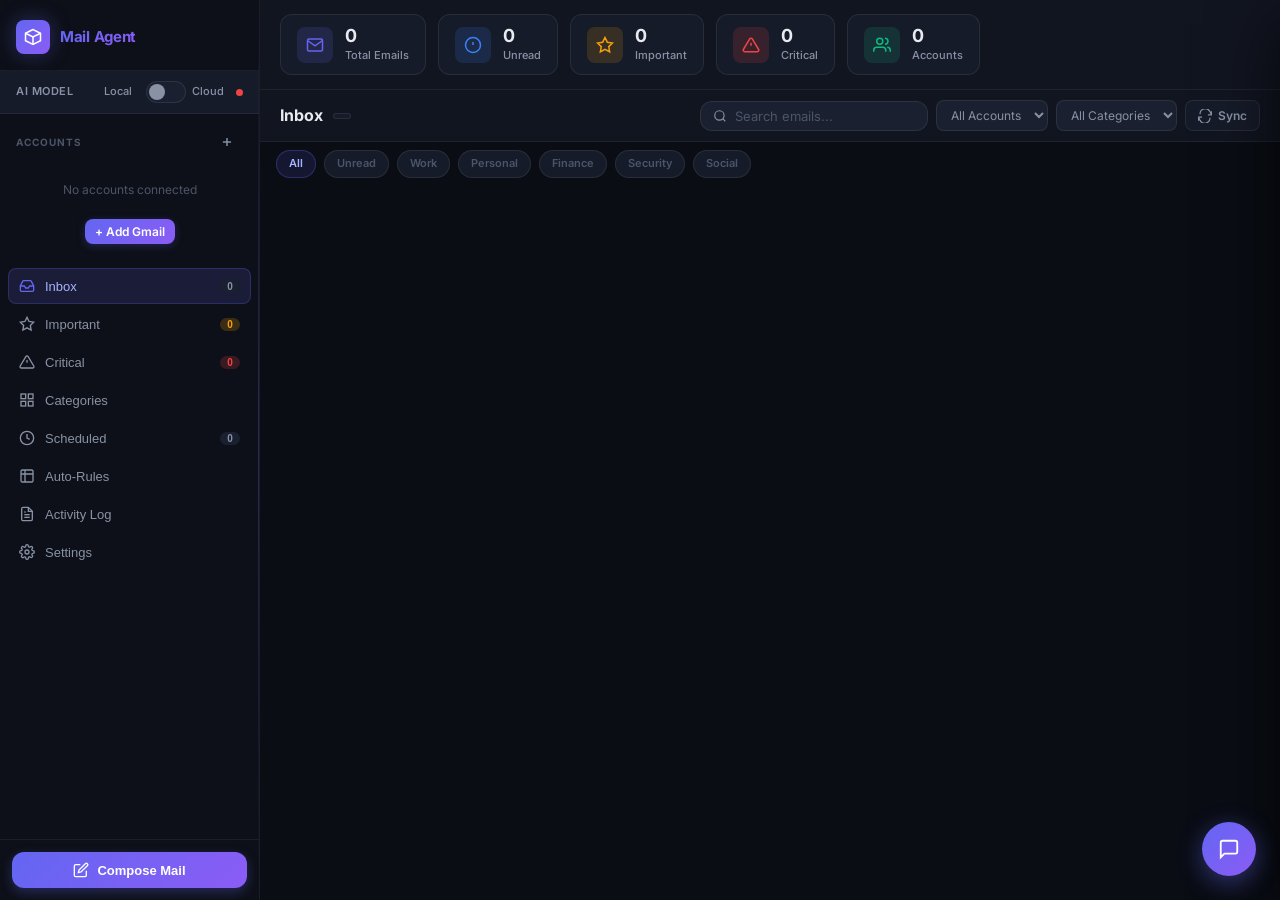
<file: templates/index.html>
<!DOCTYPE html>
<html lang="en">
<head>
  <meta charset="UTF-8">
  <meta name="viewport" content="width=device-width, initial-scale=1.0">
  <meta name="description" content="AI-powered Gmail management dashboard — summarize, chat, and automate your email with local or cloud AI.">
  <title>Mail Agent — AI Email Dashboard</title>
  <link rel="preconnect" href="https://fonts.googleapis.com">
  <link rel="preconnect" href="https://fonts.gstatic.com" crossorigin>
  <link href="https://fonts.googleapis.com/css2?family=Inter:wght@300;400;500;600;700;800&display=swap" rel="stylesheet">
  <link rel="stylesheet" href="/static/css/style.css">
</head>
<body>
<div class="app-layout">

  <!-- ============ SIDEBAR ============ -->
  <aside class="sidebar" id="sidebar">
    <div class="sidebar-header">
      <div class="logo">
        <div class="logo-icon">
          <svg width="18" height="18" viewBox="0 0 24 24" fill="none">
            <path d="M12 2L2 7V17L12 22L22 17V7L12 2Z" stroke="white" stroke-width="2" fill="none"/>
            <path d="M2 7L12 12L22 7" stroke="white" stroke-width="2"/>
            <path d="M12 12V22" stroke="white" stroke-width="2"/>
          </svg>
        </div>
        <span class="logo-text">Mail Agent</span>
      </div>
    </div>

    <!-- Model Toggle Row -->
    <div class="model-toggle-row">
      <span class="model-toggle-label">AI Model</span>
      <div class="toggle-switch">
        <span class="toggle-label-text" id="toggle-local-label">Local</span>
        <div class="toggle-track" id="model-toggle-track" onclick="toggleModelProvider()" title="Switch between Local and Cloud AI">
          <div class="toggle-thumb"></div>
        </div>
        <span class="toggle-label-text" id="toggle-cloud-label">Cloud</span>
      </div>
      <div class="toggle-status-dot checking" id="model-status-dot" title="Model connection status"></div>
    </div>

    <!-- Accounts Section -->
    <div class="sidebar-section">
      <div class="section-header">
        <span class="section-title">Accounts</span>
        <button class="btn-icon" id="btn-add-account" title="Add Gmail Account">
          <svg width="14" height="14" viewBox="0 0 24 24" fill="none" stroke="currentColor" stroke-width="2.5">
            <line x1="12" y1="5" x2="12" y2="19"/><line x1="5" y1="12" x2="19" y2="12"/>
          </svg>
        </button>
      </div>
      <div class="account-list" id="account-list">
        <div class="empty-state small" id="no-accounts" style="padding: 16px 8px;">
          <p style="font-size:12px;color:var(--text-muted);">No accounts connected</p>
          <button class="btn btn-primary btn-sm" id="btn-add-first" style="margin-top:8px;">+ Add Gmail</button>
        </div>
      </div>
    </div>

    <!-- Navigation -->
    <nav class="sidebar-nav" id="sidebar-nav">
      <button class="nav-item active" data-view="inbox" id="nav-inbox">
        <svg width="16" height="16" viewBox="0 0 24 24" fill="none" stroke="currentColor" stroke-width="2">
          <path d="M22 12H16L14 15H10L8 12H2"/>
          <path d="M5.45 5.11L2 12V18A2 2 0 0 0 4 20H20A2 2 0 0 0 22 18V12L18.55 5.11A2 2 0 0 0 16.76 4H7.24A2 2 0 0 0 5.45 5.11Z"/>
        </svg>
        <span>Inbox</span>
        <span class="badge" id="badge-inbox">0</span>
      </button>
      <button class="nav-item" data-view="important" id="nav-important">
        <svg width="16" height="16" viewBox="0 0 24 24" fill="none" stroke="currentColor" stroke-width="2">
          <polygon points="12 2 15.09 8.26 22 9.27 17 14.14 18.18 21.02 12 17.77 5.82 21.02 7 14.14 2 9.27 8.91 8.26 12 2"/>
        </svg>
        <span>Important</span>
        <span class="badge important" id="badge-important">0</span>
      </button>
      <button class="nav-item" data-view="critical" id="nav-critical">
        <svg width="16" height="16" viewBox="0 0 24 24" fill="none" stroke="currentColor" stroke-width="2">
          <path d="M10.29 3.86L1.82 18a2 2 0 0 0 1.71 3h16.94a2 2 0 0 0 1.71-3L13.71 3.86a2 2 0 0 0-3.42 0z"/>
          <line x1="12" y1="9" x2="12" y2="13"/><line x1="12" y1="17" x2="12.01" y2="17"/>
        </svg>
        <span>Critical</span>
        <span class="badge critical" id="badge-critical">0</span>
      </button>
      <button class="nav-item" data-view="categories" id="nav-categories">
        <svg width="16" height="16" viewBox="0 0 24 24" fill="none" stroke="currentColor" stroke-width="2">
          <rect x="3" y="3" width="7" height="7"/><rect x="14" y="3" width="7" height="7"/>
          <rect x="3" y="14" width="7" height="7"/><rect x="14" y="14" width="7" height="7"/>
        </svg>
        <span>Categories</span>
      </button>
      <button class="nav-item" data-view="scheduled" id="nav-scheduled">
        <svg width="16" height="16" viewBox="0 0 24 24" fill="none" stroke="currentColor" stroke-width="2">
          <circle cx="12" cy="12" r="10"/>
          <polyline points="12 6 12 12 16 14"/>
        </svg>
        <span>Scheduled</span>
        <span class="badge" id="badge-scheduled">0</span>
      </button>
      <button class="nav-item" data-view="rules" id="nav-rules">
        <svg width="16" height="16" viewBox="0 0 24 24" fill="none" stroke="currentColor" stroke-width="2">
          <path d="M9 3H5a2 2 0 00-2 2v4m6-6h10a2 2 0 012 2v4M9 3v18m0 0h10a2 2 0 002-2V9M9 21H5a2 2 0 01-2-2V9m0 0h18"/>
        </svg>
        <span>Auto-Rules</span>
      </button>
      <button class="nav-item" data-view="logs" id="nav-logs">
        <svg width="16" height="16" viewBox="0 0 24 24" fill="none" stroke="currentColor" stroke-width="2">
          <path d="M14 2H6a2 2 0 0 0-2 2v16a2 2 0 0 0 2 2h12a2 2 0 0 0 2-2V8z"/>
          <polyline points="14 2 14 8 20 8"/>
          <line x1="16" y1="13" x2="8" y2="13"/><line x1="16" y1="17" x2="8" y2="17"/>
          <polyline points="10 9 9 9 8 9"/>
        </svg>
        <span>Activity Log</span>
      </button>
      <button class="nav-item" id="nav-settings">
        <svg width="16" height="16" viewBox="0 0 24 24" fill="none" stroke="currentColor" stroke-width="2">
          <circle cx="12" cy="12" r="3"/>
          <path d="M19.4 15a1.65 1.65 0 0 0 .33 1.82l.06.06a2 2 0 0 1-2.83 2.83l-.06-.06a1.65 1.65 0 0 0-1.82-.33 1.65 1.65 0 0 0-1 1.51V21a2 2 0 0 1-4 0v-.09A1.65 1.65 0 0 0 9 19.4a1.65 1.65 0 0 0-1.82.33l-.06.06a2 2 0 0 1-2.83-2.83l.06-.06A1.65 1.65 0 0 0 4.68 15a1.65 1.65 0 0 0-1.51-1H3a2 2 0 0 1 0-4h.09A1.65 1.65 0 0 0 4.6 9a1.65 1.65 0 0 0-.33-1.82l-.06-.06a2 2 0 0 1 2.83-2.83l.06.06A1.65 1.65 0 0 0 9 4.68a1.65 1.65 0 0 0 1-1.51V3a2 2 0 0 1 4 0v.09a1.65 1.65 0 0 0 1 1.51 1.65 1.65 0 0 0 1.82-.33l.06-.06a2 2 0 0 1 2.83 2.83l-.06.06A1.65 1.65 0 0 0 19.4 9a1.65 1.65 0 0 0 1.51 1H21a2 2 0 0 1 0 4h-.09a1.65 1.65 0 0 0-1.51 1z"/>
        </svg>
        <span>Settings</span>
      </button>
    </nav>

    <!-- Compose Button -->
    <div class="sidebar-footer">
      <button class="btn-compose" id="btn-compose">
        <svg width="16" height="16" viewBox="0 0 24 24" fill="none" stroke="currentColor" stroke-width="2">
          <path d="M11 4H4a2 2 0 0 0-2 2v14a2 2 0 0 0 2 2h14a2 2 0 0 0 2-2v-7"/>
          <path d="M18.5 2.5a2.121 2.121 0 0 1 3 3L12 15l-4 1 1-4 9.5-9.5z"/>
        </svg>
        Compose Mail
      </button>
    </div>
  </aside>

  <!-- ============ MAIN CONTENT ============ -->
  <main class="main-content" id="main-content">

    <!-- Stats Bar -->
    <header class="stats-bar" id="stats-bar">
      <div class="stat-card">
        <div class="stat-icon stat-icon-total">
          <svg width="18" height="18" viewBox="0 0 24 24" fill="none" stroke="currentColor" stroke-width="2">
            <path d="M4 4H20C21.1 4 22 4.9 22 6V18C22 19.1 21.1 20 20 20H4C2.9 20 2 19.1 2 18V6C2 4.9 2.9 4 4 4Z"/>
            <polyline points="22,6 12,13 2,6"/>
          </svg>
        </div>
        <div class="stat-info">
          <span class="stat-value" id="stat-total-val">0</span>
          <span class="stat-label">Total Emails</span>
        </div>
      </div>
      <div class="stat-card">
        <div class="stat-icon stat-icon-unread">
          <svg width="18" height="18" viewBox="0 0 24 24" fill="none" stroke="currentColor" stroke-width="2">
            <circle cx="12" cy="12" r="10"/><line x1="12" y1="8" x2="12" y2="12"/><line x1="12" y1="16" x2="12.01" y2="16"/>
          </svg>
        </div>
        <div class="stat-info">
          <span class="stat-value" id="stat-unread-val">0</span>
          <span class="stat-label">Unread</span>
        </div>
      </div>
      <div class="stat-card">
        <div class="stat-icon stat-icon-important">
          <svg width="18" height="18" viewBox="0 0 24 24" fill="none" stroke="currentColor" stroke-width="2">
            <polygon points="12 2 15.09 8.26 22 9.27 17 14.14 18.18 21.02 12 17.77 5.82 21.02 7 14.14 2 9.27 8.91 8.26 12 2"/>
          </svg>
        </div>
        <div class="stat-info">
          <span class="stat-value" id="stat-important-val">0</span>
          <span class="stat-label">Important</span>
        </div>
      </div>
      <div class="stat-card">
        <div class="stat-icon stat-icon-critical">
          <svg width="18" height="18" viewBox="0 0 24 24" fill="none" stroke="currentColor" stroke-width="2">
            <path d="M10.29 3.86L1.82 18a2 2 0 0 0 1.71 3h16.94a2 2 0 0 0 1.71-3L13.71 3.86a2 2 0 0 0-3.42 0z"/>
            <line x1="12" y1="9" x2="12" y2="13"/><line x1="12" y1="17" x2="12.01" y2="17"/>
          </svg>
        </div>
        <div class="stat-info">
          <span class="stat-value" id="stat-critical-val">0</span>
          <span class="stat-label">Critical</span>
        </div>
      </div>
      <div class="stat-card">
        <div class="stat-icon stat-icon-accounts">
          <svg width="18" height="18" viewBox="0 0 24 24" fill="none" stroke="currentColor" stroke-width="2">
            <path d="M17 21V19A4 4 0 0 0 13 15H5A4 4 0 0 0 1 19V21"/>
            <circle cx="9" cy="7" r="4"/><path d="M23 21V19A4 4 0 0 0 19 15.13"/>
            <path d="M16 3.13A4 4 0 0 1 20 7A4 4 0 0 1 16 10.87"/>
          </svg>
        </div>
        <div class="stat-info">
          <span class="stat-value" id="stat-accounts-val">0</span>
          <span class="stat-label">Accounts</span>
        </div>
      </div>
    </header>

    <!-- Toolbar -->
    <div class="toolbar" id="toolbar">
      <div class="toolbar-left">
        <h1 class="view-title" id="view-title">Inbox</h1>
        <span class="email-count" id="email-count"></span>
      </div>
      <div class="toolbar-right">
        <div class="search-box">
          <svg width="14" height="14" viewBox="0 0 24 24" fill="none" stroke="currentColor" stroke-width="2">
            <circle cx="11" cy="11" r="8"/><line x1="21" y1="21" x2="16.65" y2="16.65"/>
          </svg>
          <input type="text" placeholder="Search emails..." id="search-input">
        </div>
        <select class="filter-select" id="filter-account">
          <option value="">All Accounts</option>
        </select>
        <select class="filter-select" id="filter-category">
          <option value="">All Categories</option>
          <option value="work">Work</option>
          <option value="personal">Personal</option>
          <option value="finance">Finance</option>
          <option value="newsletter">Newsletter</option>
          <option value="social">Social</option>
          <option value="promotion">Promotion</option>
          <option value="security">Security</option>
          <option value="other">Other</option>
        </select>
        <button class="btn-sync" id="btn-sync" title="Sync Emails">
          <svg width="14" height="14" viewBox="0 0 24 24" fill="none" stroke="currentColor" stroke-width="2" id="sync-icon">
            <polyline points="23 4 23 10 17 10"/><polyline points="1 20 1 14 7 14"/>
            <path d="M3.51 9A9 9 0 0 1 20.49 4.51L23 10"/>
            <path d="M20.49 15A9 9 0 0 1 3.51 19.49L1 14"/>
          </svg>
          <span id="sync-btn-text">Sync</span>
        </button>
      </div>
    </div>

    <!-- Sync Progress -->
    <div id="sync-progress-bar-wrap" style="display:none;" class="sync-progress">
      <div class="sync-progress-track">
        <div class="sync-progress-bar" id="sync-bar"></div>
      </div>
      <span class="sync-message" id="sync-message">Syncing...</span>
    </div>

    <!-- ---- Inbox / Priority Views ---- -->
    <div id="view-emails" style="display:flex;flex-direction:column;flex:1;overflow:hidden;">
      <!-- Focus Strip -->
      <div class="focus-strip" id="focus-strip" style="padding: 8px 16px 0;">
        <div class="focus-chip active" data-filter="" id="chip-all">All</div>
        <div class="focus-chip" data-filter="unread" id="chip-unread">Unread</div>
        <div class="focus-chip" data-filter-cat="work">Work</div>
        <div class="focus-chip" data-filter-cat="personal">Personal</div>
        <div class="focus-chip" data-filter-cat="finance">Finance</div>
        <div class="focus-chip" data-filter-cat="security">Security</div>
        <div class="focus-chip" data-filter-cat="social">Social</div>
      </div>

      <div class="email-list-container" id="email-list-container">
        <div class="email-list" id="email-list"></div>
        <div class="empty-state" id="empty-state" style="display:none;">
          <div class="empty-icon">
            <svg width="32" height="32" viewBox="0 0 24 24" fill="none" stroke="currentColor" stroke-width="1.5">
              <path d="M4 4H20C21.1 4 22 4.9 22 6V18C22 19.1 21.1 20 20 20H4C2.9 20 2 19.1 2 18V6C2 4.9 2.9 4 4 4Z"/>
              <polyline points="22,6 12,13 2,6"/>
            </svg>
          </div>
          <h3>No emails found</h3>
          <p>Add an account and sync to get started</p>
        </div>
        <div id="loading-skeleton" style="display:none;">
          <div class="skeleton-item" style="--delay:0"></div>
          <div class="skeleton-item" style="--delay:1"></div>
          <div class="skeleton-item" style="--delay:2"></div>
          <div class="skeleton-item" style="--delay:3"></div>
          <div class="skeleton-item" style="--delay:4"></div>
        </div>
      </div>
    </div>

    <!-- ---- Categories View ---- -->
    <div id="view-categories" style="display:none;flex:1;overflow:hidden;">
      <div class="categories-view">
        <div class="category-grid" id="category-grid"></div>
      </div>
    </div>

    <!-- ---- Scheduled View ---- -->
    <div id="view-scheduled" style="display:none;flex:1;overflow:auto;padding:16px;">
      <div style="display:flex;align-items:center;justify-content:space-between;margin-bottom:12px;">
        <h2 style="font-size:15px;font-weight:700;color:var(--text-primary);">Scheduled Emails</h2>
        <button class="btn btn-sm btn-secondary" id="btn-refresh-scheduled">Refresh</button>
      </div>
      <div class="scheduled-list" id="scheduled-list">
        <p class="text-muted" style="font-size:13px;">No scheduled emails.</p>
      </div>
    </div>

    <!-- ---- Rules View ---- -->
    <div id="view-rules" style="display:none;flex:1;overflow:auto;padding:16px;">
      <div style="display:flex;align-items:center;justify-content:space-between;margin-bottom:12px;">
        <h2 style="font-size:15px;font-weight:700;color:var(--text-primary);">Auto-Reply Rules</h2>
        <button class="btn btn-sm btn-primary" id="btn-add-rule">+ Add Rule</button>
      </div>
      <p style="font-size:12px;color:var(--text-muted);margin-bottom:12px;">When a matching email is received, the agent automatically sends a reply based on your template.</p>
      <div class="rules-list" id="rules-list">
        <p class="text-muted" style="font-size:13px;">No rules defined.</p>
      </div>
    </div>

    <!-- ---- Logs View ---- -->
    <div id="view-logs" style="display:none;flex:1;overflow:auto;padding:16px;">
      <div style="display:flex;align-items:center;justify-content:space-between;margin-bottom:12px;">
        <h2 style="font-size:15px;font-weight:700;color:var(--text-primary);">Activity Log</h2>
        <button class="btn btn-sm btn-secondary" id="btn-refresh-logs">Refresh</button>
      </div>
      <div class="log-list" id="log-list">
        <p class="text-muted" style="font-size:13px;">No activity yet.</p>
      </div>
    </div>

  </main>
</div>

<!-- ============ EMAIL DETAIL PANEL ============ -->
<div class="detail-overlay" id="detail-overlay"></div>
<aside class="detail-panel" id="detail-panel">
  <div class="detail-header">
    <button class="btn-icon" id="btn-close-detail" title="Close">
      <svg width="18" height="18" viewBox="0 0 24 24" fill="none" stroke="currentColor" stroke-width="2">
        <line x1="18" y1="6" x2="6" y2="18"/><line x1="6" y1="6" x2="18" y2="18"/>
      </svg>
    </button>
    <div class="detail-header-actions" id="detail-header-actions">
      <!-- priority/category tags, important button rendered here -->
    </div>
  </div>
  <div class="detail-content" id="detail-content">
    <!-- Loaded dynamically -->
  </div>
</aside>

<!-- ============ FLOATING CHAT BOT ============ -->
<div class="chat-fab" id="chat-fab">
  <div class="chat-panel" id="chat-panel">

    <!-- Left: Chat Sessions Sidebar -->
    <div class="chat-sessions-sidebar" id="chat-sessions-sidebar">
      <button class="btn-new-chat" id="btn-new-chat" title="Start a new chat">
        <svg width="13" height="13" viewBox="0 0 24 24" fill="none" stroke="currentColor" stroke-width="2.5"><line x1="12" y1="5" x2="12" y2="19"/><line x1="5" y1="12" x2="19" y2="12"/></svg>
        New Chat
      </button>
      <div class="chat-session-list" id="chat-session-list">
        <!-- Sessions rendered by JS -->
        <p class="chat-sessions-empty">No past chats yet</p>
      </div>
    </div>

    <!-- Right: Active Chat Area -->
    <div class="chat-main">
      <div class="chat-panel-header">
        <div class="chat-header-left">
          <span class="chat-title-emoji">🤖</span>
          <span class="chat-title">Mail Assistant</span>
        </div>
        <div class="chat-header-right">
          <select class="chat-scope-select" id="chat-scope">
            <option value="all">📬 All Mail</option>
            <option value="account">📧 This Account</option>
            <option value="thread">🧵 This Thread</option>
          </select>
          <button class="btn-icon" id="btn-close-chat-panel" title="Close">
            <svg width="16" height="16" viewBox="0 0 24 24" fill="none" stroke="currentColor" stroke-width="2">
              <line x1="18" y1="6" x2="6" y2="18"/><line x1="6" y1="6" x2="18" y2="18"/>
            </svg>
          </button>
        </div>
      </div>
      <div class="chat-messages" id="chat-messages">
        <div class="chat-msg bot">
          <div class="chat-avatar bot-avatar">🤖</div>
          <div class="chat-bubble-wrap">
            <div class="chat-bubble">👋 Hi! I'm your <strong>Mail Assistant</strong>. Ask me anything about your emails!<br><br>
              💡 Try asking:<br>
              - "Summarize my unread emails"<br>
              - "What emails need replies?"<br>
              - "Show me work emails"
            </div>
            <span class="chat-time">Now</span>
          </div>
        </div>
      </div>
      <div class="chat-input-area">
        <button class="btn-icon" id="btn-search-contact-chat" title="Search Contacts" style="margin-right: 4px;">
          <svg width="16" height="16" viewBox="0 0 24 24" fill="none" stroke="currentColor" stroke-width="2">
            <circle cx="11" cy="11" r="8"/><line x1="21" y1="21" x2="16.65" y2="16.65"/>
          </svg>
        </button>
        <textarea class="chat-input" id="chat-input" placeholder="Ask about your mail..." rows="1"></textarea>
        <button class="btn btn-primary btn-sm" id="btn-chat-send" title="Send">
          <svg width="14" height="14" viewBox="0 0 24 24" fill="none" stroke="currentColor" stroke-width="2">
            <line x1="22" y1="2" x2="11" y2="13"/><polygon points="22 2 15 22 11 13 2 9 22 2"/>
          </svg>
        </button>
      </div>
    </div>

  </div>
  <button class="chat-fab-btn" id="chat-fab-btn" title="Chat with your mail">
    <svg width="22" height="22" viewBox="0 0 24 24" fill="none" stroke="white" stroke-width="2">
      <path d="M21 15a2 2 0 0 1-2 2H7l-4 4V5a2 2 0 0 1 2-2h14a2 2 0 0 1 2 2z"/>
    </svg>
    <span class="chat-unread-badge" id="chat-unread-badge"></span>
  </button>
</div>


<!-- ============ COMPOSE MODAL ============ -->
<div class="modal-overlay" id="compose-overlay"></div>
<div class="modal wide" id="compose-modal">
  <div class="modal-header">
    <h2>Compose Email</h2>
    <button class="btn-icon" id="btn-close-compose">
      <svg width="18" height="18" viewBox="0 0 24 24" fill="none" stroke="currentColor" stroke-width="2">
        <line x1="18" y1="6" x2="6" y2="18"/><line x1="6" y1="6" x2="18" y2="18"/>
      </svg>
    </button>
  </div>
  <div class="modal-body">
    <!-- AI Compose Quick Input -->
    <div class="ai-compose-area" id="ai-compose-area">
      <div class="ai-compose-label">
        <svg width="12" height="12" viewBox="0 0 24 24" fill="none" stroke="currentColor" stroke-width="2">
          <polygon points="13 2 3 14 12 14 11 22 21 10 12 10 13 2"/>
        </svg>
        AI Compose — describe what you want to send
      </div>
      <textarea id="ai-instruction" rows="2" placeholder='e.g. "Send birthday wish to my girlfriend at xyz@gmail.com at 12am tomorrow"' style="width:100%;background:none;border:none;color:var(--text-primary);font-size:13px;font-family:inherit;resize:none;outline:none;line-height:1.6;"></textarea>
      <div style="display:flex;gap:8px;margin-top:8px;">
        <button class="btn btn-primary btn-sm" id="btn-ai-compose">✨ Generate Email</button>
        <span style="font-size:11px;color:var(--text-muted);align-self:center;">AI will compose and optionally schedule</span>
      </div>
    </div>

    <form id="compose-form">
      <div class="form-group">
        <label>From</label>
        <select id="compose-from" required></select>
      </div>
      <div class="form-group">
        <label>To</label>
        <input type="email" id="compose-to" placeholder="recipient@gmail.com" required>
      </div>
      <div class="form-group">
        <label>Subject</label>
        <input type="text" id="compose-subject" placeholder="Email subject">
      </div>
      <div class="form-group">
        <label>Message</label>
        <textarea id="compose-body" rows="8" placeholder="Write your message here..."></textarea>
      </div>
      <div class="schedule-row" id="schedule-row" style="display:none;">
        <label>📅 Schedule send:</label>
        <input type="datetime-local" id="compose-schedule-at" style="flex:1;">
        <button type="button" class="btn btn-ghost btn-xs" id="btn-clear-schedule">✕</button>
      </div>
      <div style="display:flex;gap:8px;margin-top:4px;margin-bottom:12px;">
        <button type="button" class="btn btn-ghost btn-xs" id="btn-toggle-schedule">🕒 Schedule Send</button>
        <button type="button" class="btn btn-ghost btn-xs" id="btn-ai-rewrite">✨ Make Professional</button>
      </div>
      <div class="form-actions">
        <button type="button" class="btn btn-secondary" id="btn-cancel-compose">Cancel</button>
        <button type="submit" class="btn btn-primary" id="btn-send">
          <svg width="14" height="14" viewBox="0 0 24 24" fill="none" stroke="currentColor" stroke-width="2">
            <line x1="22" y1="2" x2="11" y2="13"/><polygon points="22 2 15 22 11 13 2 9 22 2"/>
          </svg>
          Send
        </button>
      </div>
    </form>
  </div>
</div>

<!-- ============ SETTINGS MODAL ============ -->
<div class="modal-overlay" id="settings-overlay"></div>
<div class="modal" id="settings-modal">
  <div class="modal-header">
    <h3>Settings</h3>
    <button class="btn-icon" id="btn-close-settings">
      <svg width="18" height="18" viewBox="0 0 24 24" fill="none" stroke="currentColor" stroke-width="2">
        <line x1="18" y1="6" x2="6" y2="18"/><line x1="6" y1="6" x2="18" y2="18"/>
      </svg>
    </button>
  </div>
  <div class="modal-body">
    <!-- Model Status -->
    <div class="settings-section">
      <div class="settings-section-header"><h4>AI Model Status</h4></div>
      <div class="model-status-card" id="model-status-card">
        <div class="model-status-indicator offline" id="model-status-indicator"></div>
        <div class="model-status-info">
          <div class="model-status-name" id="model-status-name">Loading...</div>
          <div class="model-status-msg" id="model-status-msg"></div>
        </div>
      </div>
    </div>

    <!-- Provider Toggle -->
    <div class="settings-section">
      <div class="settings-section-header"><h4>AI Provider</h4></div>
      <div class="provider-toggle-row">
        <div>
          <div class="provider-toggle-label" id="provider-label-text">🖥️ Local (LM Studio)</div>
          <div style="font-size:11px;color:var(--text-muted);margin-top:2px;" id="provider-sublabel">Running on your computer</div>
        </div>
        <div class="big-toggle-track" id="settings-toggle-track" onclick="settingsToggleProvider()">
          <div class="big-toggle-thumb" id="settings-toggle-thumb"></div>
        </div>
      </div>

      <!-- Local Fields -->
      <div id="local-fields">
        <div class="form-group">
          <label>LM Studio URL</label>
          <input type="url" id="local-base-url" placeholder="http://localhost:1234/v1">
        </div>
        <div class="form-group">
          <label>Local Model Name</label>
          <input type="text" id="local-model" placeholder="Leave blank to auto-detect">
        </div>
      </div>

      <!-- Cloud Fields -->
      <div id="cloud-fields" style="display:none;">
        <div class="form-group">
          <label>NIM Model</label>
          <input type="text" id="cloud-model" placeholder="meta/llama-3.1-8b-instruct">
        </div>
      </div>

      <div class="test-btn-row">
        <button class="btn btn-secondary btn-sm" id="btn-test-local" onclick="testLocal()">🖥️ Test Local</button>
        <button class="btn btn-secondary btn-sm" id="btn-test-cloud" onclick="testCloud()">☁️ Test Cloud</button>
      </div>
      <div class="test-result" id="test-local-result"></div>
      <div class="test-result" id="test-cloud-result"></div>

      <div class="form-group checkbox-group" style="margin-top:10px;">
        <label class="checkbox-label">
          <input type="checkbox" id="force-provider">
          <span><strong>Force selected provider</strong> (no fallback)</span>
        </label>
      </div>
    </div>

    <!-- Auto Sync -->
    <div class="settings-section">
      <div class="settings-section-header"><h4>Auto Sync</h4></div>
      <div class="form-group checkbox-group">
        <label class="checkbox-label">
          <input type="checkbox" id="auto-sync-toggle">
          <span><strong>Enable Auto-Sync</strong></span>
        </label>
      </div>
      <div class="form-group">
        <label>Sync Interval (seconds)</label>
        <input type="number" id="auto-sync-interval" min="10" max="3600" value="10" step="10">
      </div>
    </div>

    <!-- Persona -->
    <div class="settings-section">
      <div class="settings-section-header"><h4>Your Persona</h4></div>
      <div class="form-group">
        <label>Tell AI about you</label>
        <textarea id="persona-body" rows="5" placeholder="e.g. My name is Riswanth. I work in software. Sign off with 'Best, Riswanth'. Be friendly."></textarea>
        <p class="form-help">This helps AI write emails in your voice.</p>
      </div>
    </div>

    <div class="form-actions">
      <button type="button" class="btn btn-secondary" id="btn-cancel-settings">Cancel</button>
      <button type="button" class="btn btn-primary" id="btn-save-settings">Save Settings</button>
    </div>
  </div>
</div>

<!-- ============ ADD RULE MODAL ============ -->
<div class="modal-overlay" id="rule-overlay"></div>
<div class="modal" id="rule-modal">
  <div class="modal-header">
    <h3 id="rule-modal-title">New Auto-Reply Rule</h3>
    <button class="btn-icon" id="btn-close-rule">
      <svg width="18" height="18" viewBox="0 0 24 24" fill="none" stroke="currentColor" stroke-width="2">
        <line x1="18" y1="6" x2="6" y2="18"/><line x1="6" y1="6" x2="18" y2="18"/>
      </svg>
    </button>
  </div>
  <div class="modal-body">
    <input type="hidden" id="rule-edit-id">
    <div class="form-group">
      <label>Rule Name</label>
      <input type="text" id="rule-name" placeholder='e.g. "Location Reply"'>
    </div>
    <div class="form-group">
      <label>Trigger Keywords (comma separated)</label>
      <input type="text" id="rule-keywords" placeholder='e.g. "where are you, location, address"'>
      <p class="form-help">If any of these phrases appear in a received email, this rule activates.</p>
    </div>
    <div class="form-group">
      <label>Auto-Reply Template</label>
      <textarea id="rule-template" rows="4" placeholder='e.g. "Hi! I am currently at home. You can visit between 6am and 12pm."'></textarea>
      <p class="form-help">This message will be sent as a reply when the rule triggers.</p>
    </div>
    <div class="form-group">
      <label>Time Condition (optional)</label>
      <input type="text" id="rule-time" placeholder='e.g. "only between 6-12 am" or leave blank'>
      <p class="form-help">The AI will consider this condition when composing the reply.</p>
    </div>
    <div class="form-group">
      <label>Apply To Account (optional)</label>
      <select id="rule-account">
        <option value="">All Accounts</option>
      </select>
    </div>
    <div class="form-actions">
      <button type="button" class="btn btn-secondary" id="btn-cancel-rule">Cancel</button>
      <button type="button" class="btn btn-primary" id="btn-save-rule">Save Rule</button>
    </div>
  </div>
</div>

<!-- ============ SEARCH CONTACT MODAL ============ -->
<div class="modal-overlay" id="search-contact-overlay"></div>
<div class="modal" id="search-contact-modal">
  <div class="modal-header">
    <h3>Search Contacts</h3>
    <button class="btn-icon" id="btn-close-search-contact">
      <svg width="18" height="18" viewBox="0 0 24 24" fill="none" stroke="currentColor" stroke-width="2">
        <line x1="18" y1="6" x2="6" y2="18"/><line x1="6" y1="6" x2="18" y2="18"/>
      </svg>
    </button>
  </div>
  <div class="modal-body">
    <div class="form-group">
      <div class="search-box" style="width:100%;">
        <svg width="14" height="14" viewBox="0 0 24 24" fill="none" stroke="currentColor" stroke-width="2">
          <circle cx="11" cy="11" r="8"/><line x1="21" y1="21" x2="16.65" y2="16.65"/>
        </svg>
        <input type="text" id="contact-search-input" placeholder="Type a name to search..." style="width:100%;">
      </div>
    </div>
    <div id="contact-search-results" style="display:flex;flex-direction:column;gap:8px;max-height:300px;overflow-y:auto;margin-top:12px;">
      <p class="text-muted" style="font-size:12px;">Start typing to search contacts.</p>
    </div>
  </div>
</div>

<!-- ============ DEVELOPMENT ACCESS MODAL ============ -->
<div class="modal-overlay" id="dev-access-overlay" style="z-index: 10000;"></div>
<div class="modal" id="dev-access-modal" style="z-index: 10001; max-width: 450px;">
  <div class="modal-header">
    <h3 style="color: var(--accent-primary); display: flex; align-items: center; gap: 8px;">
      <svg width="18" height="18" viewBox="0 0 24 24" fill="none" stroke="currentColor" stroke-width="2">
        <path d="M10.29 3.86L1.82 18a2 2 0 0 0 1.71 3h16.94a2 2 0 0 0 1.71-3L13.71 3.86a2 2 0 0 0-3.42 0z"/>
        <line x1="12" y1="9" x2="12" y2="13"/><line x1="12" y1="17" x2="12.01" y2="17"/>
      </svg>
      Development Access Required
    </h3>
  </div>
  <div class="modal-body" style="padding-top: 10px;">
    <p style="font-size: 14px; line-height: 1.6; margin-bottom: 20px; color: var(--text-primary);">
      this agent is under developement, if you want to use this agent contact <a href="mailto:mr.riswanth@gmail.com" style="color: var(--accent-primary); text-decoration: underline;">mr.riswanth@gmail.com</a> for get the access to use the agent, if u you want multiple account send the account name in the mail for get acess.
    </p>
    <div style="display: flex; justify-content: flex-end;">
      <button class="btn btn-primary" onclick="window.location.href='mailto:mr.riswanth@gmail.com?subject=Request%20Access%20to%20Mail%20Agent'">Contact Developer</button>
    </div>
  </div>
</div>

<!-- ============ TOAST ============ -->
<div class="toast-container" id="toast-container"></div>

<!-- Scripts -->
<script src="/static/js/api.js"></script>
<script src="/static/js/components.js"></script>
<script src="/static/js/app.js"></script>
</body>
</html>
</file>
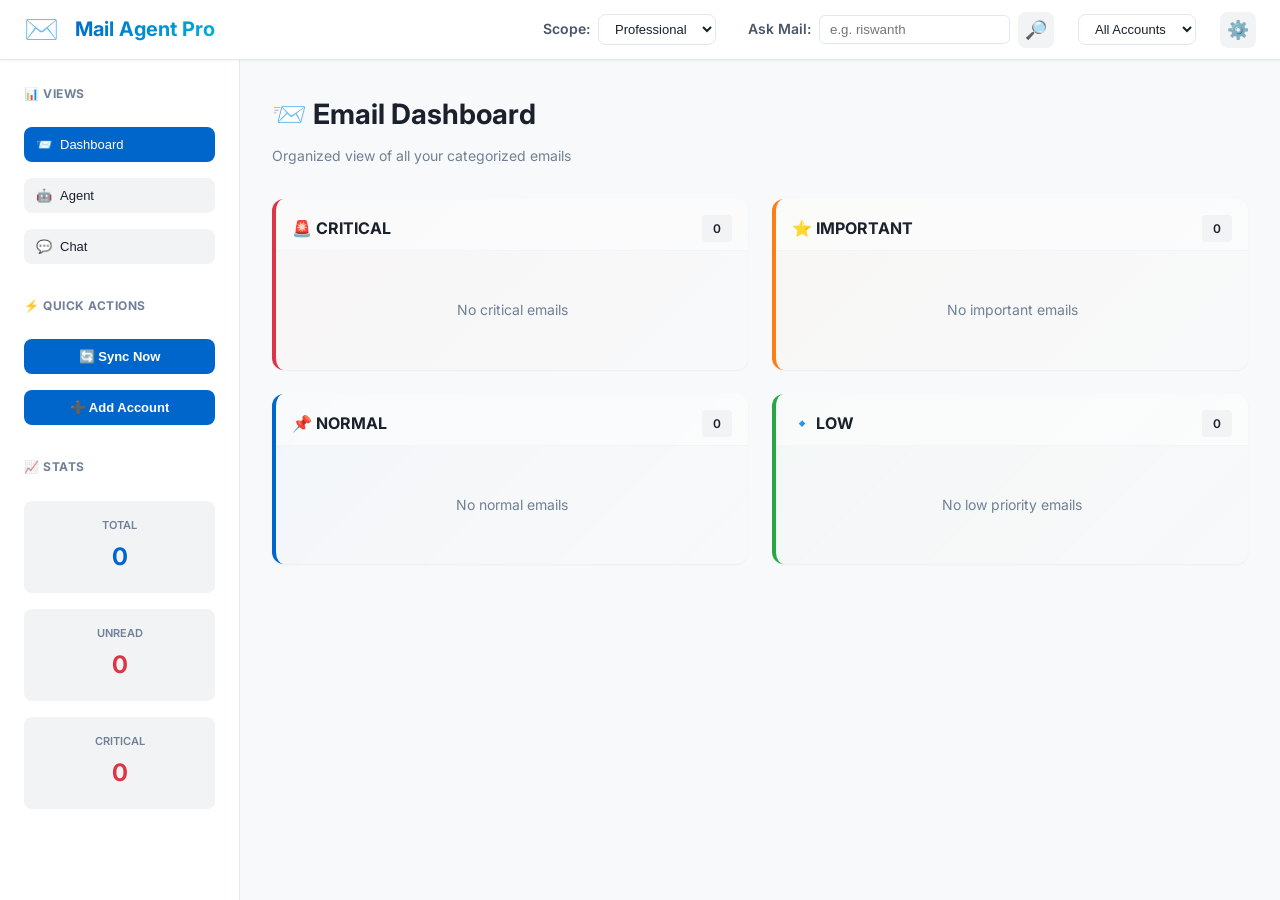
<file: templates/dashboard-pro.html>
<!DOCTYPE html>
<html lang="en">
<head>
    <meta charset="UTF-8">
    <meta name="viewport" content="width=device-width, initial-scale=1.0">
    <meta name="description" content="AI-powered Gmail management with autonomous agent">
    <title>Mail Agent Pro - AI Email Dashboard</title>
    <link rel="preconnect" href="https://fonts.googleapis.com">
    <link rel="preconnect" href="https://fonts.gstatic.com" crossorigin>
    <link href="https://fonts.googleapis.com/css2?family=Inter:wght@300;400;500;600;700;800&display=swap" rel="stylesheet">
    <link rel="stylesheet" href="/static/css/style-pro.css">
</head>
<body>
    <!-- ============ TOP NAVIGATION ============ -->
    <nav class="top-nav">
        <div class="nav-left">
            <div class="logo">
                <div class="logo-icon">✉️</div>
                <span class="logo-text">Mail Agent Pro</span>
            </div>
        </div>
        <div class="nav-right">
            <div class="scope-selector">
                <label>Scope:</label>
                <select id="scope-toggle">
                    <option value="professional">Professional</option>
                    <option value="personal">Personal</option>
                    <option value="formal">Formal</option>
                    <option value="urgent">Urgent</option>
                    <option value="casual">Casual</option>
                </select>
            </div>
            <div class="scope-selector" style="margin-left:8px;">
                <label style="font-weight:600;">Ask Mail:</label>
                <input id="quick-search" type="text" placeholder="e.g. riswanth" style="padding:6px 10px; border-radius:6px; border:1px solid var(--border-color);" />
                <button class="btn-icon" id="btn-quick-search" title="Search">🔎</button>
            </div>
            <div class="account-selector">
                <select id="account-selector">
                    <option value="">All Accounts</option>
                </select>
            </div>
            <button class="btn-icon" id="btn-settings" title="Settings">⚙️</button>
        </div>
    </nav>

    <!-- ============ MAIN CONTAINER ============ -->
    <div class="main-container">
        <!-- ============ SIDEBAR ============ -->
        <aside class="sidebar-pro">
            <div class="sidebar-section">
                <h3 class="sidebar-title">📊 Views</h3>
                <button class="nav-btn active" data-view="dashboard">
                    <span class="icon">📨</span>
                    <span>Dashboard</span>
                </button>
                <button class="nav-btn" data-view="agent">
                    <span class="icon">🤖</span>
                    <span>Agent</span>
                </button>
                <button class="nav-btn" data-view="chat">
                    <span class="icon">💬</span>
                    <span>Chat</span>
                </button>
            </div>

            <div class="sidebar-section">
                <h3 class="sidebar-title">⚡ Quick Actions</h3>
                <button class="action-btn" id="btn-sync">
                    <span>🔄 Sync Now</span>
                </button>
                <button class="action-btn" id="btn-add-account">
                    <span>➕ Add Account</span>
                </button>
            </div>

            <div class="sidebar-section">
                <h3 class="sidebar-title">📈 Stats</h3>
                <div class="stat-mini">
                    <div class="stat-label">Total</div>
                    <div class="stat-value" id="stat-total">0</div>
                </div>
                <div class="stat-mini">
                    <div class="stat-label">Unread</div>
                    <div class="stat-value alert" id="stat-unread">0</div>
                </div>
                <div class="stat-mini">
                    <div class="stat-label">Critical</div>
                    <div class="stat-value critical" id="stat-critical">0</div>
                </div>
            </div>
        </aside>

        <!-- ============ CONTENT AREA ============ -->
        <main class="content-area">
            <!-- ============ DASHBOARD VIEW ============ -->
            <section id="view-dashboard" class="view active">
                <div class="view-header">
                    <h1>📨 Email Dashboard</h1>
                    <p>Organized view of all your categorized emails</p>
                </div>

                <!-- Priority Sections -->
                <div class="dashboard-grid">
                    <!-- Critical Emails -->
                    <div class="priority-section priority-critical">
                        <div class="section-header">
                            <h2>🚨 CRITICAL</h2>
                            <span class="badge" id="count-critical">0</span>
                        </div>
                        <div class="email-list" id="list-critical">
                            <div class="empty-state">No critical emails</div>
                        </div>
                    </div>

                    <!-- Important Emails -->
                    <div class="priority-section priority-important">
                        <div class="section-header">
                            <h2>⭐ IMPORTANT</h2>
                            <span class="badge" id="count-important">0</span>
                        </div>
                        <div class="email-list" id="list-important">
                            <div class="empty-state">No important emails</div>
                        </div>
                    </div>

                    <!-- Normal Emails -->
                    <div class="priority-section priority-normal">
                        <div class="section-header">
                            <h2>📌 NORMAL</h2>
                            <span class="badge" id="count-normal">0</span>
                        </div>
                        <div class="email-list" id="list-normal">
                            <div class="empty-state">No normal emails</div>
                        </div>
                    </div>

                    <!-- Low Priority -->
                    <div class="priority-section priority-low">
                        <div class="section-header">
                            <h2>🔹 LOW</h2>
                            <span class="badge" id="count-low">0</span>
                        </div>
                        <div class="email-list" id="list-low">
                            <div class="empty-state">No low priority emails</div>
                        </div>
                    </div>
                </div>
            </section>

            <!-- ============ AGENT VIEW ============ -->
            <section id="view-agent" class="view">
                <div class="view-header">
                    <h1>🤖 Autonomous Agent</h1>
                    <p>AI-powered task suggestions and draft replies</p>
                </div>

                <div class="agent-container">
                    <!-- Tasks Section -->
                    <div class="agent-panel">
                        <div class="panel-header">
                            <h2>✅ Suggested Tasks</h2>
                            <small id="task-count">0 pending</small>
                        </div>
                        <div class="panel-content" id="task-list">
                            <div class="empty-state">
                                <p>📭 No suggested tasks</p>
                                <small>Click on an email to see suggested actions</small>
                            </div>
                        </div>
                    </div>

                    <!-- Suggestions Section -->
                    <div class="agent-panel">
                        <div class="panel-header">
                            <h2>💡 Suggestions</h2>
                            <small id="suggestion-count">0 available</small>
                        </div>
                        <div class="panel-content" id="suggestion-list">
                            <div class="empty-state">
                                <p>💭 No suggestions available</p>
                                <small>Agent will suggest actions when analyzing emails</small>
                            </div>
                        </div>
                    </div>
                </div>

                <!-- Selected Email Details -->
                <div id="agent-email-detail" class="agent-detail hidden">
                    <div class="detail-header">
                        <button class="btn-close" id="btn-close-detail">✕</button>
                        <h3 id="detail-subject">Email Subject</h3>
                    </div>
                    <div class="detail-body">
                        <div class="detail-meta">
                            <div class="meta-row">
                                <span class="label">From:</span>
                                <span class="value" id="detail-from"></span>
                            </div>
                            <div class="meta-row">
                                <span class="label">Category:</span>
                                <span class="badge" id="detail-category"></span>
                            </div>
                            <div class="meta-row">
                                <span class="label">Priority:</span>
                                <span class="badge" id="detail-priority"></span>
                            </div>
                        </div>
                        <div class="detail-summary">
                            <h4>Summary</h4>
                            <p id="detail-summary"></p>
                        </div>
                    </div>
                </div>
            </section>

            <!-- ============ CHAT VIEW ============ -->
            <section id="view-chat" class="view">
                <div class="view-header">
                    <h1>💬 Email Chat Assistant</h1>
                    <p>Ask questions and get instant answers about your emails</p>
                </div>

                <div class="chat-container">
                    <div class="chat-window" id="chat-messages">
                        <div class="chat-message greeting">
                            <div class="message-content">
                                <p>👋 Hi! I'm your Email Assistant. I can help you with your emails.</p>
                                <p><small>Ask me about specific emails, get suggestions, or need help drafting replies?</small></p>
                            </div>
                        </div>
                    </div>

                    <div class="chat-input-area">
                        <div class="input-wrapper">
                            <input type="text" id="chat-input" placeholder="Ask me anything about your emails..." />
                            <button class="btn-send" id="btn-send-message">Send</button>
                        </div>
                        <small class="input-hint">💡 Tip: Ask "What are my critical emails?" or "Draft a reply to the latest email"</small>
                    </div>
                </div>
            </section>
        </main>
    </div>

    <!-- ============ EMAIL DETAIL MODAL ============ -->
    <div id="email-modal" class="modal hidden">
        <div class="modal-content">
            <div class="modal-header">
                <h2 id="modal-subject">Email Subject</h2>
                <button class="btn-close-modal" id="btn-close-modal">✕</button>
            </div>
            <div class="modal-body">
                <div class="email-meta">
                    <div><strong>From:</strong> <span id="modal-from"></span></div>
                    <div><strong>To:</strong> <span id="modal-to"></span></div>
                    <div><strong>Date:</strong> <span id="modal-date"></span></div>
                    <div><strong>Category:</strong> <span id="modal-category"></span> | <strong>Priority:</strong> <span id="modal-priority"></span></div>
                </div>
                <div class="email-summary">
                    <h3>Summary</h3>
                    <p id="modal-summary"></p>
                </div>
                <div class="email-body">
                    <h3>Full Content</h3>
                    <div id="modal-body"></div>
                </div>
                <div class="email-actions">
                    <button class="btn-primary" id="btn-analyze-modal">🤖 Analyze with Agent</button>
                    <button class="btn-secondary" id="btn-draft-reply-modal">✏️ Draft Reply</button>
                </div>
            </div>
        </div>
    </div>

    <!-- ============ DRAFT REPLY MODAL ============ -->
    <div id="draft-modal" class="modal hidden">
        <div class="modal-content">
            <div class="modal-header">
                <h2>Draft Reply</h2>
                <button class="btn-close-modal" id="btn-close-draft">✕</button>
            </div>
            <div class="modal-body">
                <div class="draft-field">
                    <label>To:</label>
                    <input type="text" id="draft-to" readonly />
                </div>
                <div class="draft-field">
                    <label>Subject:</label>
                    <input type="text" id="draft-subject" />
                </div>
                <div class="draft-field">
                    <label>Message:</label>
                    <textarea id="draft-body" rows="8"></textarea>
                </div>
                <div class="draft-actions">
                    <button class="btn-secondary" id="btn-cancel-draft">Cancel</button>
                    <button class="btn-primary" id="btn-send-draft">Send Draft</button>
                </div>
            </div>
        </div>
    </div>

    <!-- ============ DEVELOPMENT ACCESS MODAL ============ -->
    <div id="dev-access-modal" class="modal hidden" style="z-index: 10000; justify-content: center; align-items: center;">
        <div class="modal-content" style="max-width: 450px;">
            <div class="modal-header">
                <h3 style="color: var(--accent-color, #1a73e8); display: flex; align-items: center; gap: 8px;">
                    ⚠️ Access Warning
                </h3>
            </div>
            <div class="modal-body" style="padding-top: 10px;">
                <p style="font-size: 14px; line-height: 1.6; margin-bottom: 20px; color: var(--text-color, #333);">
                    this agent is under developement, if you want to use this agent contact <a href="mailto:mr.riswanth@gmail.com" style="color: var(--accent-color, #1a73e8); text-decoration: underline;">mr.riswanth@gmail.com</a> for get the access to use the agent, if u you want multiple account send the account name in the mail for get acess.
                </p>
                <div style="display: flex; justify-content: flex-end;">
                    <button class="btn-primary" onclick="window.location.href='mailto:mr.riswanth@gmail.com?subject=Request%20Access%20to%20Mail%20Agent'">Contact Developer</button>
                </div>
            </div>
        </div>
    </div>

    <!-- ============ SCRIPTS ============ -->
    <script src="/static/js/api.js"></script>
    <script src="/static/js/app-pro.js"></script>
</body>
</html>
</file>
<file: static/css/style.css>
/* ============================================================
   Gmail Agent — Premium Dark Theme
   ============================================================ */

@import url('https://fonts.googleapis.com/css2?family=Inter:wght@300;400;500;600;700;800&display=swap');

/* ============================================================
   Design Tokens
   ============================================================ */
:root {
  --bg-base: #0a0d14;
  --bg-surface: #111520;
  --bg-card: #161b29;
  --bg-card-hover: #1c2335;
  --bg-sidebar: #0d1018;
  --bg-input: #1a2030;
  --bg-modal: #12172280;

  --accent-primary: #6366f1;
  --accent-secondary: #8b5cf6;
  --accent-gradient: linear-gradient(135deg, #6366f1 0%, #8b5cf6 100%);
  --accent-glow: 0 0 20px rgba(99, 102, 241, 0.35);

  --text-primary: #e8eaf0;
  --text-secondary: #8892a4;
  --text-muted: #4a5568;
  --text-accent: #a5b4fc;

  --border-subtle: rgba(255, 255, 255, 0.06);
  --border-card: rgba(255, 255, 255, 0.08);
  --border-focus: rgba(99, 102, 241, 0.5);

  --priority-critical: #ef4444;
  --priority-important: #f59e0b;
  --priority-normal: #3b82f6;
  --priority-low: #6b7280;

  --cat-work: #6366f1;
  --cat-personal: #ec4899;
  --cat-finance: #10b981;
  --cat-newsletter: #8b5cf6;
  --cat-social: #06b6d4;
  --cat-promotion: #f59e0b;
  --cat-security: #ef4444;
  --cat-other: #6b7280;

  --success: #10b981;
  --warning: #f59e0b;
  --danger: #ef4444;
  --info: #3b82f6;

  --sidebar-w: 260px;
  --detail-w: 480px;
  --radius-sm: 8px;
  --radius-md: 12px;
  --radius-lg: 16px;
  --radius-xl: 20px;
  --radius-full: 9999px;

  --shadow-card: 0 4px 24px rgba(0, 0, 0, 0.4);
  --shadow-modal: 0 24px 64px rgba(0, 0, 0, 0.7);
  --shadow-glow: 0 0 30px rgba(99, 102, 241, 0.2);

  --transition: all 0.22s cubic-bezier(0.4, 0, 0.2, 1);
  --transition-fast: all 0.15s ease;
  --transition-slow: all 0.4s cubic-bezier(0.4, 0, 0.2, 1);
}

/* ============================================================
   Reset & Base
   ============================================================ */
*, *::before, *::after { box-sizing: border-box; margin: 0; padding: 0; }

html { font-size: 14px; scroll-behavior: smooth; }

body {
  font-family: 'Inter', -apple-system, BlinkMacSystemFont, sans-serif;
  background: var(--bg-base);
  color: var(--text-primary);
  display: flex;
  height: 100vh;
  overflow: hidden;
  line-height: 1.6;
}

::-webkit-scrollbar { width: 4px; height: 4px; }
::-webkit-scrollbar-track { background: transparent; }
::-webkit-scrollbar-thumb { background: rgba(255,255,255,0.1); border-radius: 4px; }
::-webkit-scrollbar-thumb:hover { background: rgba(255,255,255,0.2); }

::selection { background: rgba(99, 102, 241, 0.3); }

/* ============================================================
   Layout
   ============================================================ */
.app-layout {
  display: flex;
  width: 100%;
  height: 100vh;
  overflow: hidden;
}

/* ============================================================
   Sidebar
   ============================================================ */
.sidebar {
  width: var(--sidebar-w);
  flex-shrink: 0;
  background: var(--bg-sidebar);
  border-right: 1px solid var(--border-subtle);
  display: flex;
  flex-direction: column;
  overflow: hidden;
  position: relative;
  z-index: 10;
}

.sidebar::after {
  content: '';
  position: absolute;
  top: 0; right: 0;
  width: 1px;
  height: 100%;
  background: linear-gradient(180deg, transparent, rgba(99,102,241,0.3), transparent);
  pointer-events: none;
}

.sidebar-header {
  padding: 20px 16px 16px;
  border-bottom: 1px solid var(--border-subtle);
}

.logo {
  display: flex;
  align-items: center;
  gap: 10px;
}

.logo-icon {
  width: 34px;
  height: 34px;
  background: var(--accent-gradient);
  border-radius: var(--radius-sm);
  display: flex;
  align-items: center;
  justify-content: center;
  box-shadow: var(--accent-glow);
  flex-shrink: 0;
}

.logo-icon svg { color: white; }

.logo-text {
  font-size: 15px;
  font-weight: 700;
  background: var(--accent-gradient);
  -webkit-background-clip: text;
  -webkit-text-fill-color: transparent;
  background-clip: text;
  letter-spacing: -0.3px;
}

/* Model Toggle in Sidebar Header */
.model-toggle-row {
  display: flex;
  align-items: center;
  gap: 8px;
  padding: 10px 16px;
  background: var(--bg-card);
  border-bottom: 1px solid var(--border-subtle);
}

.model-toggle-label {
  font-size: 11px;
  font-weight: 600;
  color: var(--text-secondary);
  text-transform: uppercase;
  letter-spacing: 0.5px;
  flex: 1;
}

.toggle-switch {
  display: flex;
  align-items: center;
  gap: 6px;
}

.toggle-label-text {
  font-size: 11px;
  font-weight: 500;
  color: var(--text-secondary);
  min-width: 36px;
}

.toggle-label-text.active { color: var(--accent-primary); }

.toggle-track {
  position: relative;
  width: 40px;
  height: 22px;
  background: var(--bg-input);
  border-radius: var(--radius-full);
  border: 1px solid var(--border-card);
  cursor: pointer;
  transition: var(--transition);
  flex-shrink: 0;
}

.toggle-track.cloud-mode {
  background: linear-gradient(135deg, rgba(99,102,241,0.3), rgba(139,92,246,0.3));
  border-color: var(--accent-primary);
}

.toggle-thumb {
  position: absolute;
  top: 2px;
  left: 2px;
  width: 16px;
  height: 16px;
  background: var(--text-secondary);
  border-radius: 50%;
  transition: var(--transition);
}

.toggle-track.cloud-mode .toggle-thumb {
  left: calc(100% - 18px);
  background: var(--accent-primary);
}

.toggle-status-dot {
  width: 7px;
  height: 7px;
  border-radius: 50%;
  background: var(--text-muted);
  flex-shrink: 0;
  transition: var(--transition);
}

.toggle-status-dot.online { background: var(--success); box-shadow: 0 0 6px rgba(16,185,129,0.6); }
.toggle-status-dot.offline { background: var(--danger); }
.toggle-status-dot.checking { background: var(--warning); animation: pulse-dot 1s ease infinite; }

@keyframes pulse-dot {
  0%, 100% { opacity: 1; }
  50% { opacity: 0.4; }
}

/* Sidebar Sections */
.sidebar-section {
  padding: 12px 8px 4px;
}

.section-header {
  display: flex;
  align-items: center;
  justify-content: space-between;
  padding: 0 8px 6px;
}

.section-title {
  font-size: 10px;
  font-weight: 700;
  letter-spacing: 1px;
  color: var(--text-muted);
  text-transform: uppercase;
}

/* Account List */
.account-list { display: flex; flex-direction: column; gap: 2px; padding: 0 8px; }

.account-item {
  display: flex;
  align-items: center;
  gap: 10px;
  padding: 8px 10px;
  border-radius: var(--radius-sm);
  cursor: pointer;
  transition: var(--transition-fast);
  border: 1px solid transparent;
  position: relative;
}

.account-item:hover { background: var(--bg-card); border-color: var(--border-card); }
.account-item.active { background: rgba(99, 102, 241, 0.12); border-color: rgba(99, 102, 241, 0.3); }

.account-avatar {
  width: 30px;
  height: 30px;
  border-radius: 50%;
  background: var(--accent-gradient);
  display: flex;
  align-items: center;
  justify-content: center;
  font-size: 12px;
  font-weight: 700;
  color: white;
  flex-shrink: 0;
}

.account-info { flex: 1; min-width: 0; }

.account-name {
  font-size: 12px;
  font-weight: 500;
  color: var(--text-primary);
  white-space: nowrap;
  overflow: hidden;
  text-overflow: ellipsis;
  display: block;
}

.account-status {
  display: flex;
  align-items: center;
  gap: 4px;
  font-size: 10px;
  color: var(--text-muted);
  margin-top: 1px;
}

.status-dot {
  width: 5px;
  height: 5px;
  border-radius: 50%;
  background: var(--success);
}

/* Nav Items */
.sidebar-nav {
  flex: 1;
  padding: 4px 8px;
  overflow-y: auto;
  display: flex;
  flex-direction: column;
  gap: 2px;
}

.nav-item {
  display: flex;
  align-items: center;
  gap: 10px;
  padding: 9px 10px;
  border-radius: var(--radius-sm);
  cursor: pointer;
  transition: var(--transition-fast);
  background: none;
  border: 1px solid transparent;
  color: var(--text-secondary);
  font-size: 13px;
  font-weight: 500;
  width: 100%;
  text-align: left;
  position: relative;
}

.nav-item:hover { background: var(--bg-card); color: var(--text-primary); border-color: var(--border-card); }

.nav-item.active {
  background: rgba(99, 102, 241, 0.15);
  color: var(--text-accent);
  border-color: rgba(99, 102, 241, 0.25);
}

.nav-item.active svg { color: var(--accent-primary); }

.nav-item .badge {
  margin-left: auto;
  background: var(--bg-input);
  color: var(--text-secondary);
  font-size: 10px;
  font-weight: 600;
  padding: 1px 6px;
  border-radius: var(--radius-full);
  min-width: 20px;
  text-align: center;
}

.nav-item .badge.critical { background: rgba(239,68,68,0.2); color: var(--priority-critical); }
.nav-item .badge.important { background: rgba(245,158,11,0.2); color: var(--priority-important); }

/* Sidebar Footer */
.sidebar-footer {
  padding: 12px;
  border-top: 1px solid var(--border-subtle);
  display: flex;
  flex-direction: column;
  gap: 8px;
}

.btn-compose {
  display: flex;
  align-items: center;
  justify-content: center;
  gap: 8px;
  padding: 10px 16px;
  border-radius: var(--radius-md);
  background: var(--accent-gradient);
  color: white;
  font-size: 13px;
  font-weight: 600;
  cursor: pointer;
  border: none;
  transition: var(--transition);
  box-shadow: 0 4px 12px rgba(99, 102, 241, 0.3);
  width: 100%;
}

.btn-compose:hover {
  transform: translateY(-1px);
  box-shadow: 0 6px 20px rgba(99, 102, 241, 0.45);
}

/* ============================================================
   Main Content
   ============================================================ */
.main-content {
  flex: 1;
  display: flex;
  flex-direction: column;
  overflow: hidden;
  background: var(--bg-base);
}

/* Stats Bar */
.stats-bar {
  display: flex;
  gap: 12px;
  padding: 14px 20px;
  background: var(--bg-surface);
  border-bottom: 1px solid var(--border-subtle);
  flex-shrink: 0;
  overflow-x: auto;
}

.stat-card {
  display: flex;
  align-items: center;
  gap: 12px;
  padding: 10px 16px;
  background: var(--bg-card);
  border-radius: var(--radius-md);
  border: 1px solid var(--border-card);
  flex-shrink: 0;
  transition: var(--transition-fast);
  cursor: default;
}

.stat-card:hover { border-color: rgba(99,102,241,0.3); }

.stat-icon {
  width: 36px;
  height: 36px;
  border-radius: var(--radius-sm);
  display: flex;
  align-items: center;
  justify-content: center;
  flex-shrink: 0;
}

.stat-icon-total { background: rgba(99, 102, 241, 0.15); color: var(--accent-primary); }
.stat-icon-unread { background: rgba(59, 130, 246, 0.15); color: var(--info); }
.stat-icon-critical { background: rgba(239, 68, 68, 0.15); color: var(--priority-critical); }
.stat-icon-important { background: rgba(245, 158, 11, 0.15); color: var(--priority-important); }
.stat-icon-accounts { background: rgba(16, 185, 129, 0.15); color: var(--success); }

.stat-info { display: flex; flex-direction: column; }

.stat-value {
  font-size: 18px;
  font-weight: 700;
  color: var(--text-primary);
  line-height: 1.2;
}

.stat-label { font-size: 11px; color: var(--text-secondary); font-weight: 500; }

/* Toolbar */
.toolbar {
  display: flex;
  align-items: center;
  justify-content: space-between;
  padding: 10px 20px;
  border-bottom: 1px solid var(--border-subtle);
  flex-shrink: 0;
  gap: 12px;
  background: var(--bg-surface);
}

.toolbar-left { display: flex; align-items: center; gap: 10px; }
.toolbar-right { display: flex; align-items: center; gap: 8px; }

.view-title {
  font-size: 16px;
  font-weight: 700;
  color: var(--text-primary);
}

.email-count {
  font-size: 12px;
  color: var(--text-muted);
  background: var(--bg-card);
  padding: 2px 8px;
  border-radius: var(--radius-full);
  border: 1px solid var(--border-card);
}

/* Search */
.search-box {
  display: flex;
  align-items: center;
  gap: 8px;
  background: var(--bg-input);
  border: 1px solid var(--border-card);
  border-radius: var(--radius-md);
  padding: 6px 12px;
  transition: var(--transition-fast);
  color: var(--text-secondary);
}

.search-box:focus-within {
  border-color: var(--border-focus);
  box-shadow: 0 0 0 3px rgba(99, 102, 241, 0.1);
  color: var(--text-primary);
}

.search-box input {
  background: none;
  border: none;
  outline: none;
  color: var(--text-primary);
  font-size: 13px;
  width: 180px;
  font-family: inherit;
}

.search-box input::placeholder { color: var(--text-muted); }

/* Filter Select */
.filter-select {
  background: var(--bg-input);
  border: 1px solid var(--border-card);
  color: var(--text-secondary);
  font-size: 12px;
  padding: 6px 10px;
  border-radius: var(--radius-sm);
  cursor: pointer;
  outline: none;
  font-family: inherit;
  transition: var(--transition-fast);
}

.filter-select:focus { border-color: var(--border-focus); color: var(--text-primary); }
.filter-select option { background: var(--bg-card); }

/* Sync Progress */
.sync-progress {
  padding: 6px 20px;
  background: rgba(99, 102, 241, 0.08);
  border-bottom: 1px solid rgba(99, 102, 241, 0.15);
  display: flex;
  align-items: center;
  gap: 10px;
}

.sync-progress-track {
  flex: 1;
  height: 3px;
  background: rgba(255,255,255,0.08);
  border-radius: var(--radius-full);
  overflow: hidden;
}

.sync-progress-bar {
  height: 100%;
  background: var(--accent-gradient);
  border-radius: var(--radius-full);
  transition: width 0.3s ease;
  width: 0%;
}

.sync-message {
  font-size: 11px;
  color: var(--text-accent);
  white-space: nowrap;
  flex-shrink: 0;
}

/* ============================================================
   Email List
   ============================================================ */
.email-list-container {
  flex: 1;
  overflow-y: auto;
  padding: 12px 16px;
}

.email-list {
  display: flex;
  flex-direction: column;
  gap: 6px;
}

/* Email Card */
.email-card {
  display: flex;
  align-items: flex-start;
  gap: 12px;
  padding: 12px 14px;
  background: var(--bg-card);
  border: 1px solid var(--border-card);
  border-radius: var(--radius-md);
  cursor: pointer;
  transition: var(--transition);
  position: relative;
  overflow: hidden;
}

.email-card::before {
  content: '';
  position: absolute;
  left: 0; top: 0; bottom: 0;
  width: 3px;
  background: var(--border-card);
  transition: var(--transition);
}

.email-card.priority-critical::before { background: var(--priority-critical); }
.email-card.priority-important::before { background: var(--priority-important); }
.email-card.priority-normal::before { background: var(--priority-normal); }
.email-card.priority-low::before { background: var(--priority-low); }

.email-card:hover {
  background: var(--bg-card-hover);
  border-color: rgba(99, 102, 241, 0.3);
  transform: translateX(2px);
  box-shadow: var(--shadow-card);
}

.email-card.unread { background: rgba(22, 27, 41, 0.9); }
.email-card.unread .email-sender { color: var(--text-primary); font-weight: 600; }

.email-card.important-email::after {
  content: '⭐';
  position: absolute;
  top: 8px;
  right: 10px;
  font-size: 11px;
}

/* Sender Avatar */
.sender-avatar {
  width: 38px;
  height: 38px;
  border-radius: 50%;
  display: flex;
  align-items: center;
  justify-content: center;
  font-size: 13px;
  font-weight: 700;
  color: white;
  flex-shrink: 0;
  margin-top: 2px;
  text-transform: uppercase;
}

.email-card-body { flex: 1; min-width: 0; }

.email-card-top {
  display: flex;
  align-items: center;
  justify-content: space-between;
  gap: 8px;
  margin-bottom: 3px;
}

.email-sender {
  font-size: 13px;
  font-weight: 500;
  color: var(--text-secondary);
  white-space: nowrap;
  overflow: hidden;
  text-overflow: ellipsis;
  flex: 1;
}

.email-time {
  font-size: 11px;
  color: var(--text-muted);
  white-space: nowrap;
  flex-shrink: 0;
}

.email-subject {
  font-size: 13px;
  font-weight: 600;
  color: var(--text-primary);
  margin-bottom: 4px;
  white-space: nowrap;
  overflow: hidden;
  text-overflow: ellipsis;
}

.email-summary {
  font-size: 12px;
  color: var(--text-secondary);
  line-height: 1.5;
  display: -webkit-box;
  -webkit-line-clamp: 2;
  line-clamp: 2;
  -webkit-box-orient: vertical;
  overflow: hidden;
}


.email-card-footer {
  display: flex;
  align-items: center;
  gap: 6px;
  margin-top: 6px;
}

/* Tags */
.tag {
  display: inline-flex;
  align-items: center;
  gap: 3px;
  font-size: 10px;
  font-weight: 600;
  padding: 2px 7px;
  border-radius: var(--radius-full);
  text-transform: uppercase;
  letter-spacing: 0.3px;
}

.tag-priority-critical { background: rgba(239,68,68,0.15); color: var(--priority-critical); }
.tag-priority-important { background: rgba(245,158,11,0.15); color: var(--priority-important); }
.tag-priority-normal { background: rgba(59,130,246,0.15); color: var(--priority-normal); }
.tag-priority-low { background: rgba(107,114,128,0.15); color: var(--priority-low); }

.tag-cat-work { background: rgba(99,102,241,0.15); color: var(--cat-work); }
.tag-cat-personal { background: rgba(236,72,153,0.15); color: var(--cat-personal); }
.tag-cat-finance { background: rgba(16,185,129,0.15); color: var(--cat-finance); }
.tag-cat-newsletter { background: rgba(139,92,246,0.15); color: var(--cat-newsletter); }
.tag-cat-social { background: rgba(6,182,212,0.15); color: var(--cat-social); }
.tag-cat-promotion { background: rgba(236,72,153,0.15); color: #f472b6; }
.tag-cat-security { background: rgba(220,38,38,0.15); color: #f87171; }
.tag-cat-auto-reply { background: rgba(14,165,233,0.15); color: #38bdf8; }
.tag-cat-other { background: rgba(156,163,175,0.15); color: #9ca3af; }

.account-badge {
  display: inline-flex;
  align-items: center;
  font-size: 10px;
  font-weight: 500;
  padding: 2px 7px;
  border-radius: var(--radius-full);
  background: rgba(255,255,255,0.05);
  color: var(--text-muted);
  border: 1px solid var(--border-subtle);
  margin-left: auto;
  max-width: 120px;
  overflow: hidden;
  text-overflow: ellipsis;
  white-space: nowrap;
}

/* Empty / Loading States */
.empty-state {
  display: flex;
  flex-direction: column;
  align-items: center;
  justify-content: center;
  padding: 64px 24px;
  text-align: center;
  gap: 12px;
}

.empty-icon {
  width: 72px;
  height: 72px;
  border-radius: 50%;
  background: var(--bg-card);
  border: 1px solid var(--border-card);
  display: flex;
  align-items: center;
  justify-content: center;
  color: var(--text-muted);
}

.empty-state h3 { font-size: 16px; font-weight: 600; color: var(--text-secondary); }
.empty-state p { font-size: 13px; color: var(--text-muted); }

/* Skeleton */
.skeleton-item {
  height: 76px;
  background: linear-gradient(90deg, var(--bg-card) 25%, var(--bg-card-hover) 50%, var(--bg-card) 75%);
  background-size: 200% 100%;
  animation: shimmer 1.5s infinite;
  animation-delay: calc(var(--delay) * 0.1s);
  border-radius: var(--radius-md);
  margin-bottom: 6px;
}

@keyframes shimmer {
  0% { background-position: 200% 0; }
  100% { background-position: -200% 0; }
}

/* ============================================================
   Detail Panel
   ============================================================ */
.detail-overlay {
  position: fixed;
  inset: 0;
  background: rgba(0,0,0,0.5);
  backdrop-filter: blur(4px);
  z-index: 40;
  display: none;
  opacity: 0;
  transition: opacity 0.3s ease;
}

.detail-overlay.visible { display: block; opacity: 1; }

.detail-panel {
  position: fixed;
  right: 0; top: 0; bottom: 0;
  width: var(--detail-w);
  background: var(--bg-surface);
  border-left: 1px solid var(--border-subtle);
  z-index: 41;
  transform: translateX(100%);
  transition: transform 0.35s cubic-bezier(0.4, 0, 0.2, 1);
  display: flex;
  flex-direction: column;
  overflow: hidden;
  box-shadow: var(--shadow-modal);
}

.detail-panel.open { transform: translateX(0); }

.detail-header {
  display: flex;
  align-items: center;
  gap: 10px;
  padding: 14px 16px;
  border-bottom: 1px solid var(--border-subtle);
  flex-shrink: 0;
}

.detail-header-actions { display: flex; align-items: center; gap: 8px; flex: 1; flex-wrap: wrap; }

.detail-content {
  flex: 1;
  overflow-y: auto;
  padding: 20px;
  display: flex;
  flex-direction: column;
  gap: 16px;
}

.detail-subject {
  font-size: 17px;
  font-weight: 700;
  color: var(--text-primary);
  line-height: 1.4;
}

.detail-meta {
  display: flex;
  flex-direction: column;
  gap: 6px;
}

.detail-meta-row {
  display: flex;
  align-items: flex-start;
  gap: 8px;
  font-size: 12px;
}

.detail-meta-label {
  font-weight: 600;
  color: var(--text-muted);
  min-width: 46px;
  text-transform: uppercase;
  font-size: 10px;
  letter-spacing: 0.5px;
  padding-top: 2px;
}

.detail-meta-value { color: var(--text-secondary); flex: 1; word-break: break-all; }

.detail-divider {
  height: 1px;
  background: var(--border-subtle);
}

.detail-section-title {
  font-size: 11px;
  font-weight: 700;
  color: var(--text-muted);
  text-transform: uppercase;
  letter-spacing: 0.8px;
  margin-bottom: 8px;
}

.detail-summary-box {
  background: rgba(99, 102, 241, 0.06);
  border: 1px solid rgba(99, 102, 241, 0.15);
  border-radius: var(--radius-md);
  padding: 12px 14px;
  font-size: 13px;
  color: var(--text-secondary);
  line-height: 1.7;
}

.detail-body {
  font-size: 13px;
  color: var(--text-secondary);
  line-height: 1.8;
  white-space: pre-wrap;
  word-break: break-word;
  max-height: 300px;
  overflow-y: auto;
}

.key-point-list, .action-list {
  display: flex;
  flex-direction: column;
  gap: 6px;
}

.key-point-item, .action-item {
  display: flex;
  align-items: flex-start;
  gap: 8px;
  font-size: 12px;
  color: var(--text-secondary);
}

.key-point-dot {
  width: 5px;
  height: 5px;
  border-radius: 50%;
  background: var(--accent-primary);
  flex-shrink: 0;
  margin-top: 5px;
}

.detail-reply-box {
  display: flex;
  flex-direction: column;
  gap: 8px;
}

.detail-reply-box textarea {
  width: 100%;
  background: var(--bg-input);
  border: 1px solid var(--border-card);
  border-radius: var(--radius-md);
  padding: 10px 12px;
  color: var(--text-primary);
  font-size: 13px;
  font-family: inherit;
  resize: vertical;
  min-height: 100px;
  outline: none;
  transition: var(--transition-fast);
  line-height: 1.6;
}

.detail-reply-box textarea:focus { border-color: var(--border-focus); box-shadow: 0 0 0 3px rgba(99,102,241,0.1); }

/* ============================================================
   Floating Chat Bot — Enhanced Two-Pane Design
   ============================================================ */
.chat-fab {
  position: fixed;
  bottom: 24px;
  right: 24px;
  z-index: 50;
}

.chat-fab-btn {
  width: 54px;
  height: 54px;
  border-radius: 50%;
  background: var(--accent-gradient);
  border: none;
  cursor: pointer;
  display: flex;
  align-items: center;
  justify-content: center;
  color: white;
  box-shadow: 0 6px 24px rgba(99, 102, 241, 0.45);
  transition: var(--transition);
  position: relative;
}

.chat-fab-btn:hover {
  transform: scale(1.08);
  box-shadow: 0 8px 32px rgba(99, 102, 241, 0.6);
}

.chat-fab-btn .chat-unread-badge {
  position: absolute;
  top: -3px;
  right: -3px;
  width: 16px;
  height: 16px;
  background: var(--priority-critical);
  border-radius: 50%;
  border: 2px solid var(--bg-base);
  display: none;
  font-size: 9px;
  font-weight: 700;
  color: white;
  align-items: center;
  justify-content: center;
}

/* Chat Panel — Two-pane layout */
.chat-panel {
  position: fixed;
  bottom: 90px;
  right: 24px;
  width: 680px;
  height: 540px;
  background: var(--bg-surface);
  border: 1px solid var(--border-card);
  border-radius: var(--radius-xl);
  z-index: 51;
  display: flex;
  flex-direction: row;
  box-shadow: var(--shadow-modal);
  transform: scale(0.85) translateY(20px);
  transform-origin: bottom right;
  opacity: 0;
  pointer-events: none;
  transition: var(--transition-slow);
  overflow: hidden;
}

.chat-panel.open {
  transform: scale(1) translateY(0);
  opacity: 1;
  pointer-events: all;
}

/* Left sidebar — session history */
.chat-sessions-sidebar {
  width: 190px;
  flex-shrink: 0;
  background: var(--bg-sidebar);
  border-right: 1px solid var(--border-subtle);
  display: flex;
  flex-direction: column;
  overflow: hidden;
}

.btn-new-chat {
  display: flex;
  align-items: center;
  gap: 6px;
  margin: 10px 8px 6px;
  padding: 8px 12px;
  background: var(--accent-gradient);
  color: white;
  border: none;
  border-radius: var(--radius-sm);
  font-size: 12px;
  font-weight: 600;
  cursor: pointer;
  transition: var(--transition);
  font-family: inherit;
  box-shadow: 0 2px 8px rgba(99,102,241,0.3);
}

.btn-new-chat:hover {
  transform: translateY(-1px);
  box-shadow: 0 4px 14px rgba(99,102,241,0.45);
}

.chat-session-list {
  flex: 1;
  overflow-y: auto;
  padding: 4px 6px;
  display: flex;
  flex-direction: column;
  gap: 2px;
}

.chat-sessions-empty {
  font-size: 11px;
  color: var(--text-muted);
  text-align: center;
  padding: 16px 8px;
  line-height: 1.6;
}

.chat-session-item {
  display: flex;
  align-items: flex-start;
  gap: 7px;
  padding: 8px 8px;
  border-radius: var(--radius-sm);
  cursor: pointer;
  transition: var(--transition-fast);
  border: 1px solid transparent;
}

.chat-session-item:hover {
  background: var(--bg-card);
  border-color: var(--border-card);
}

.chat-session-item.active {
  background: rgba(99, 102, 241, 0.12);
  border-color: rgba(99, 102, 241, 0.3);
}

.session-icon {
  font-size: 13px;
  flex-shrink: 0;
  margin-top: 1px;
}

.session-info { flex: 1; min-width: 0; }

.session-title {
  font-size: 11px;
  font-weight: 500;
  color: var(--text-secondary);
  white-space: nowrap;
  overflow: hidden;
  text-overflow: ellipsis;
  line-height: 1.4;
}

.chat-session-item.active .session-title {
  color: var(--text-accent);
}

.session-time {
  font-size: 10px;
  color: var(--text-muted);
  margin-top: 2px;
}

/* Right main chat area */
.chat-main {
  flex: 1;
  display: flex;
  flex-direction: column;
  overflow: hidden;
  min-width: 0;
}

/* Chat panel header */
.chat-panel-header {
  display: flex;
  align-items: center;
  justify-content: space-between;
  padding: 12px 14px;
  border-bottom: 1px solid var(--border-subtle);
  flex-shrink: 0;
  background: var(--bg-card);
  gap: 10px;
}

.chat-header-left {
  display: flex;
  align-items: center;
  gap: 8px;
  flex: 1;
  min-width: 0;
}

.chat-header-right {
  display: flex;
  align-items: center;
  gap: 6px;
  flex-shrink: 0;
}

.chat-title-emoji { font-size: 17px; }

.chat-title {
  font-size: 14px;
  font-weight: 700;
  color: var(--text-primary);
  white-space: nowrap;
  overflow: hidden;
  text-overflow: ellipsis;
}

.chat-scope-select {
  background: var(--bg-input);
  border: 1px solid var(--border-card);
  color: var(--text-secondary);
  font-size: 11px;
  padding: 4px 8px;
  border-radius: var(--radius-sm);
  outline: none;
  font-family: inherit;
  cursor: pointer;
  max-width: 120px;
}

.chat-scope-select option { background: var(--bg-card); }

/* Chat Messages Area */
.chat-messages {
  flex: 1;
  overflow-y: auto;
  padding: 12px;
  display: flex;
  flex-direction: column;
  gap: 12px;
}

/* Chat Message — with avatar */
.chat-msg {
  display: flex;
  flex-direction: row;
  align-items: flex-start;
  gap: 8px;
  max-width: 92%;
}

.chat-msg.user {
  align-self: flex-end;
  flex-direction: row-reverse;
}

.chat-msg.bot {
  align-self: flex-start;
}

.msg-animate {
  animation: slideInMsg 0.22s ease;
}

@keyframes slideInMsg {
  from { opacity: 0; transform: translateY(8px); }
  to { opacity: 1; transform: translateY(0); }
}

/* Avatar */
.chat-avatar {
  width: 30px;
  height: 30px;
  border-radius: 50%;
  display: flex;
  align-items: center;
  justify-content: center;
  font-size: 16px;
  flex-shrink: 0;
  line-height: 1;
}

.bot-avatar {
  background: linear-gradient(135deg, rgba(99,102,241,0.2), rgba(139,92,246,0.2));
  border: 1px solid rgba(99,102,241,0.3);
}

.user-avatar {
  background: linear-gradient(135deg, rgba(16,185,129,0.15), rgba(6,182,212,0.15));
  border: 1px solid rgba(16,185,129,0.25);
}

/* Bubble wrap—holds bubble + timestamp */
.chat-bubble-wrap {
  display: flex;
  flex-direction: column;
  gap: 3px;
}

.chat-msg.user .chat-bubble-wrap {
  align-items: flex-end;
}

.chat-msg.bot .chat-bubble-wrap {
  align-items: flex-start;
}

/* Chat Bubble */
.chat-bubble {
  padding: 9px 13px;
  border-radius: var(--radius-lg);
  font-size: 13px;
  line-height: 1.65;
  max-width: 100%;
  word-break: break-word;
}

.chat-msg.user .chat-bubble {
  background: var(--accent-gradient);
  color: white;
  border-bottom-right-radius: 4px;
}

.chat-msg.bot .chat-bubble {
  background: var(--bg-card);
  color: var(--text-primary);
  border: 1px solid var(--border-card);
  border-bottom-left-radius: 4px;
}

/* Markdown list styling inside chat */
.chat-bubble .chat-list {
  margin: 6px 0 4px 4px;
  padding-left: 14px;
  display: flex;
  flex-direction: column;
  gap: 4px;
}

.chat-bubble .chat-list li {
  line-height: 1.55;
  color: inherit;
  font-size: 13px;
}

.chat-msg.bot .chat-bubble .chat-list li::marker {
  color: var(--accent-primary);
}

/* Timestamp */
.chat-time {
  font-size: 10px;
  color: var(--text-muted);
  padding: 0 2px;
}

/* Typing indicator */
.typing-bubble {
  display: flex;
  gap: 4px;
  padding: 10px 14px !important;
  align-items: center;
}

.typing-dot {
  width: 6px;
  height: 6px;
  background: var(--text-muted);
  border-radius: 50%;
  animation: typing 1.2s infinite;
}

.typing-dot:nth-child(2) { animation-delay: 0.2s; }
.typing-dot:nth-child(3) { animation-delay: 0.4s; }

@keyframes typing {
  0%, 100% { opacity: 0.3; transform: translateY(0); }
  50% { opacity: 1; transform: translateY(-3px); }
}

/* Chat Options (when bot presents choices) */
.chat-options-container {
  display: flex;
  flex-direction: column;
  gap: 5px;
  margin-top: 8px;
}

.chat-option-btn {
  display: flex;
  align-items: center;
  gap: 6px;
  padding: 6px 12px;
  background: rgba(99, 102, 241, 0.1);
  border: 1px solid rgba(99, 102, 241, 0.3);
  border-radius: var(--radius-sm);
  color: var(--text-accent);
  font-size: 12px;
  font-weight: 500;
  cursor: pointer;
  transition: var(--transition-fast);
  font-family: inherit;
  text-align: left;
}

.chat-option-btn:hover {
  background: rgba(99, 102, 241, 0.2);
  border-color: var(--accent-primary);
  color: white;
}

/* Open Email Button */
.chat-open-email-btn {
  display: flex;
  align-items: center;
  gap: 6px;
  margin-top: 8px;
  padding: 7px 12px;
  background: linear-gradient(135deg, rgba(16,185,129,0.12), rgba(6,182,212,0.12));
  border: 1px solid rgba(16,185,129,0.35);
  border-radius: var(--radius-sm);
  color: #34d399;
  font-size: 12px;
  font-weight: 600;
  cursor: pointer;
  transition: var(--transition-fast);
  font-family: inherit;
  text-align: left;
  width: 100%;
}

.chat-open-email-btn:hover {
  background: linear-gradient(135deg, rgba(16,185,129,0.22), rgba(6,182,212,0.22));
  border-color: #34d399;
  box-shadow: 0 2px 10px rgba(16,185,129,0.2);
  transform: translateY(-1px);
}

.chat-open-email-btn em {
  font-style: normal;
  color: var(--text-secondary);
  font-weight: 400;
}

/* Chat Input Area */
.chat-input-area {
  padding: 10px;
  border-top: 1px solid var(--border-subtle);
  flex-shrink: 0;
  display: flex;
  gap: 8px;
  align-items: flex-end;
  background: var(--bg-surface);
}

.chat-input {
  flex: 1;
  background: var(--bg-input);
  border: 1px solid var(--border-card);
  border-radius: var(--radius-md);
  padding: 8px 12px;
  color: var(--text-primary);
  font-size: 13px;
  font-family: inherit;
  resize: none;
  outline: none;
  min-height: 38px;
  max-height: 100px;
  transition: var(--transition-fast);
  line-height: 1.5;
}

.chat-input:focus { border-color: var(--border-focus); box-shadow: 0 0 0 3px rgba(99,102,241,0.1); }
.chat-input::placeholder { color: var(--text-muted); }



/* ============================================================
   Modals
   ============================================================ */
.modal-overlay {
  position: fixed;
  inset: 0;
  background: rgba(0, 0, 0, 0.65);
  backdrop-filter: blur(6px);
  z-index: 60;
  display: none;
  opacity: 0;
  transition: opacity 0.25s ease;
}

.modal-overlay.visible { display: flex; opacity: 1; }

.modal {
  position: fixed;
  top: 50%;
  left: 50%;
  transform: translate(-50%, -48%) scale(0.96);
  background: var(--bg-surface);
  border: 1px solid var(--border-card);
  border-radius: var(--radius-xl);
  z-index: 61;
  width: 90%;
  max-width: 560px;
  max-height: 88vh;
  display: flex;
  flex-direction: column;
  box-shadow: var(--shadow-modal);
  opacity: 0;
  transition: var(--transition-slow);
  pointer-events: none;
  overflow: hidden;
}

.modal.open {
  transform: translate(-50%, -50%) scale(1);
  opacity: 1;
  pointer-events: all;
}

.modal.wide { max-width: 700px; }

.modal-header {
  display: flex;
  align-items: center;
  justify-content: space-between;
  padding: 16px 20px;
  border-bottom: 1px solid var(--border-subtle);
  flex-shrink: 0;
}

.modal-header h2, .modal-header h3 {
  font-size: 15px;
  font-weight: 700;
  color: var(--text-primary);
}

.modal-body {
  flex: 1;
  overflow-y: auto;
  padding: 20px;
}

/* Forms */
.form-group {
  display: flex;
  flex-direction: column;
  gap: 6px;
  margin-bottom: 14px;
}

.form-group:last-child { margin-bottom: 0; }

.form-group label {
  font-size: 12px;
  font-weight: 600;
  color: var(--text-secondary);
  text-transform: uppercase;
  letter-spacing: 0.5px;
}

.form-group input,
.form-group select,
.form-group textarea {
  background: var(--bg-input);
  border: 1px solid var(--border-card);
  border-radius: var(--radius-sm);
  padding: 9px 12px;
  color: var(--text-primary);
  font-size: 13px;
  font-family: inherit;
  outline: none;
  transition: var(--transition-fast);
  width: 100%;
}

.form-group input:focus,
.form-group select:focus,
.form-group textarea:focus {
  border-color: var(--border-focus);
  box-shadow: 0 0 0 3px rgba(99, 102, 241, 0.1);
}

.form-group select option { background: var(--bg-card); }
.form-group textarea { resize: vertical; line-height: 1.6; }
.form-help { font-size: 11px; color: var(--text-muted); margin-top: 2px; }

.form-actions {
  display: flex;
  align-items: center;
  gap: 8px;
  justify-content: flex-end;
  padding-top: 4px;
}

/* Settings sections */
.settings-section {
  margin-bottom: 20px;
  padding-bottom: 20px;
  border-bottom: 1px solid var(--border-subtle);
}

.settings-section:last-child { border-bottom: none; margin-bottom: 0; }

.settings-section-header {
  display: flex;
  align-items: center;
  justify-content: space-between;
  margin-bottom: 12px;
}

.settings-section-header h4 {
  font-size: 13px;
  font-weight: 600;
  color: var(--text-primary);
}

/* Provider Toggle (Settings) */
.provider-toggle-row {
  display: flex;
  align-items: center;
  gap: 10px;
  padding: 12px;
  background: var(--bg-card);
  border-radius: var(--radius-md);
  border: 1px solid var(--border-card);
  margin-bottom: 12px;
}

.provider-toggle-label { font-size: 13px; font-weight: 500; color: var(--text-primary); flex: 1; }

.big-toggle-track {
  position: relative;
  width: 56px;
  height: 28px;
  background: var(--bg-input);
  border-radius: var(--radius-full);
  border: 1px solid var(--border-card);
  cursor: pointer;
  transition: var(--transition);
}

.big-toggle-track.cloud-mode {
  background: linear-gradient(135deg, rgba(99,102,241,0.4), rgba(139,92,246,0.4));
  border-color: var(--accent-primary);
}

.big-toggle-thumb {
  position: absolute;
  top: 3px;
  left: 3px;
  width: 20px;
  height: 20px;
  background: white;
  border-radius: 50%;
  transition: var(--transition);
  display: flex;
  align-items: center;
  justify-content: center;
  font-size: 10px;
  box-shadow: 0 2px 4px rgba(0,0,0,0.3);
}

.big-toggle-track.cloud-mode .big-toggle-thumb { left: calc(100% - 23px); }

.test-btn-row {
  display: flex;
  gap: 8px;
  margin-top: 8px;
}

.test-result {
  margin-top: 8px;
  padding: 8px 12px;
  border-radius: var(--radius-sm);
  font-size: 12px;
  display: none;
}

.test-result.success {
  display: block;
  background: rgba(16, 185, 129, 0.1);
  border: 1px solid rgba(16, 185, 129, 0.3);
  color: var(--success);
}

.test-result.error {
  display: block;
  background: rgba(239, 68, 68, 0.1);
  border: 1px solid rgba(239, 68, 68, 0.3);
  color: var(--danger);
}

/* Model Status Card */
.model-status-card {
  display: flex;
  align-items: center;
  gap: 12px;
  padding: 12px;
  background: var(--bg-card);
  border-radius: var(--radius-md);
  border: 1px solid var(--border-card);
}

.model-status-indicator {
  width: 10px;
  height: 10px;
  border-radius: 50%;
  flex-shrink: 0;
}

.model-status-indicator.online { background: var(--success); box-shadow: 0 0 8px rgba(16,185,129,0.5); }
.model-status-indicator.offline { background: var(--danger); }

.model-status-info { flex: 1; }
.model-status-name { font-size: 13px; font-weight: 600; color: var(--text-primary); }
.model-status-msg { font-size: 11px; color: var(--text-muted); margin-top: 2px; }

/* Checkbox */
.checkbox-group { flex-direction: row; align-items: flex-start; gap: 10px; }

.checkbox-label {
  display: flex;
  align-items: flex-start;
  gap: 8px;
  cursor: pointer;
  font-size: 13px;
  color: var(--text-primary);
  font-weight: 500;
}

.checkbox-label input[type="checkbox"] {
  width: 16px;
  height: 16px;
  accent-color: var(--accent-primary);
  cursor: pointer;
  flex-shrink: 0;
  margin-top: 2px;
}

/* Rules List */
.rules-list { display: flex; flex-direction: column; gap: 8px; }

.rule-item {
  background: var(--bg-card);
  border: 1px solid var(--border-card);
  border-radius: var(--radius-md);
  padding: 12px;
  display: flex;
  align-items: flex-start;
  gap: 10px;
}

.rule-info { flex: 1; }
.rule-name { font-size: 13px; font-weight: 600; color: var(--text-primary); margin-bottom: 4px; }
.rule-keywords { font-size: 11px; color: var(--text-muted); }
.rule-template { font-size: 12px; color: var(--text-secondary); margin-top: 4px; white-space: pre-wrap; }

.rule-item-toggle {
  width: 28px;
  height: 16px;
  border-radius: var(--radius-full);
  cursor: pointer;
  border: none;
  transition: var(--transition);
  flex-shrink: 0;
}

/* Activity Log */
.log-list { display: flex; flex-direction: column; gap: 0; }

.log-entry {
  display: flex;
  align-items: flex-start;
  gap: 12px;
  padding: 10px 0;
  border-bottom: 1px solid var(--border-subtle);
  position: relative;
}

.log-entry:last-child { border-bottom: none; }

.log-icon {
  width: 28px;
  height: 28px;
  border-radius: 50%;
  display: flex;
  align-items: center;
  justify-content: center;
  font-size: 12px;
  flex-shrink: 0;
}

.log-icon-sync { background: rgba(99,102,241,0.15); }
.log-icon-sent { background: rgba(16,185,129,0.15); }
.log-icon-rule { background: rgba(245,158,11,0.15); }
.log-icon-important { background: rgba(239,68,68,0.15); }
.log-icon-error { background: rgba(239,68,68,0.1); }
.log-icon-default { background: rgba(107,114,128,0.1); }

.log-info { flex: 1; }
.log-desc { font-size: 13px; color: var(--text-primary); font-weight: 500; }
.log-time { font-size: 11px; color: var(--text-muted); margin-top: 2px; }

/* Scheduled Emails */
.scheduled-list { display: flex; flex-direction: column; gap: 8px; }

.scheduled-item {
  background: var(--bg-card);
  border: 1px solid var(--border-card);
  border-radius: var(--radius-md);
  padding: 10px 12px;
  display: flex;
  align-items: center;
  gap: 10px;
}

.scheduled-info { flex: 1; }
.scheduled-subject { font-size: 13px; font-weight: 600; color: var(--text-primary); }
.scheduled-meta { font-size: 11px; color: var(--text-muted); margin-top: 2px; }

.scheduled-time {
  font-size: 11px;
  color: var(--accent-primary);
  font-weight: 600;
  background: rgba(99,102,241,0.1);
  padding: 3px 8px;
  border-radius: var(--radius-full);
}

/* Categories Grid */
.categories-view { padding: 16px; flex: 1; overflow-y: auto; }

.category-grid {
  display: grid;
  grid-template-columns: repeat(auto-fill, minmax(200px, 1fr));
  gap: 12px;
}

.category-card {
  background: var(--bg-card);
  border: 1px solid var(--border-card);
  border-radius: var(--radius-md);
  padding: 16px;
  cursor: pointer;
  transition: var(--transition);
}

.category-card:hover {
  border-color: rgba(99,102,241,0.3);
  transform: translateY(-2px);
  box-shadow: var(--shadow-card);
}

.category-card-icon { font-size: 24px; margin-bottom: 8px; }
.category-card-name { font-size: 13px; font-weight: 700; color: var(--text-primary); }
.category-card-count { font-size: 12px; color: var(--text-muted); margin-top: 4px; }

/* ============================================================
   Buttons
   ============================================================ */
.btn {
  display: inline-flex;
  align-items: center;
  justify-content: center;
  gap: 6px;
  padding: 8px 14px;
  border-radius: var(--radius-sm);
  font-size: 13px;
  font-weight: 600;
  font-family: inherit;
  cursor: pointer;
  border: none;
  transition: var(--transition);
  white-space: nowrap;
  text-decoration: none;
}

.btn:disabled { opacity: 0.5; cursor: not-allowed; }

.btn-primary {
  background: var(--accent-gradient);
  color: white;
  box-shadow: 0 2px 8px rgba(99, 102, 241, 0.25);
}

.btn-primary:hover:not(:disabled) {
  transform: translateY(-1px);
  box-shadow: 0 4px 16px rgba(99, 102, 241, 0.4);
}

.btn-secondary {
  background: var(--bg-card);
  color: var(--text-secondary);
  border: 1px solid var(--border-card);
}

.btn-secondary:hover:not(:disabled) { background: var(--bg-card-hover); color: var(--text-primary); }

.btn-ghost {
  background: none;
  color: var(--text-secondary);
  border: none;
}

.btn-ghost:hover:not(:disabled) { color: var(--text-primary); background: rgba(255,255,255,0.05); }

.btn-danger {
  background: rgba(239, 68, 68, 0.15);
  color: var(--priority-critical);
  border: 1px solid rgba(239, 68, 68, 0.25);
}

.btn-danger:hover:not(:disabled) { background: rgba(239, 68, 68, 0.25); }

.btn-sm { padding: 5px 10px; font-size: 12px; }
.btn-xs { padding: 3px 8px; font-size: 11px; }

.btn-icon {
  width: 32px;
  height: 32px;
  border-radius: var(--radius-sm);
  display: flex;
  align-items: center;
  justify-content: center;
  background: none;
  border: none;
  color: var(--text-secondary);
  cursor: pointer;
  transition: var(--transition-fast);
  padding: 0;
}

.btn-icon:hover { background: rgba(255,255,255,0.07); color: var(--text-primary); }

.btn-sync {
  background: var(--bg-card);
  color: var(--text-secondary);
  border: 1px solid var(--border-card);
  padding: 7px 12px;
  border-radius: var(--radius-sm);
  cursor: pointer;
  transition: var(--transition);
  display: flex;
  align-items: center;
  gap: 6px;
  font-size: 12px;
  font-weight: 600;
  font-family: inherit;
}

.btn-sync:hover { background: var(--bg-card-hover); color: var(--text-primary); }

.btn-sync.syncing svg { animation: spin 1s linear infinite; }

@keyframes spin { to { transform: rotate(360deg); } }

/* ============================================================
   Toast Notifications
   ============================================================ */
.toast-container {
  position: fixed;
  bottom: 90px;
  left: 50%;
  transform: translateX(-50%);
  z-index: 100;
  display: flex;
  flex-direction: column;
  gap: 8px;
  pointer-events: none;
}

.toast {
  padding: 10px 16px;
  border-radius: var(--radius-md);
  font-size: 13px;
  font-weight: 500;
  color: white;
  box-shadow: var(--shadow-card);
  animation: toastIn 0.3s ease;
  pointer-events: all;
  display: flex;
  align-items: center;
  gap: 8px;
  min-width: 240px;
  max-width: 360px;
}

.toast-success { background: var(--success); }
.toast-error { background: var(--danger); }
.toast-info { background: var(--accent-primary); }
.toast-warning { background: var(--warning); }

@keyframes toastIn {
  from { opacity: 0; transform: translateY(12px); }
  to { opacity: 1; transform: translateY(0); }
}

/* ============================================================
   Segmented Control
   ============================================================ */
.segmented-control {
  display: flex;
  background: var(--bg-input);
  border-radius: var(--radius-sm);
  padding: 3px;
  gap: 2px;
  border: 1px solid var(--border-card);
}

.segmented-control label {
  flex: 1;
  display: flex;
  align-items: center;
  justify-content: center;
  cursor: pointer;
  border-radius: calc(var(--radius-sm) - 2px);
  transition: var(--transition-fast);
}

.segmented-control label span {
  font-size: 12px;
  font-weight: 600;
  color: var(--text-muted);
  padding: 6px 10px;
  border-radius: inherit;
  width: 100%;
  text-align: center;
  transition: var(--transition-fast);
}

.segmented-control input[type="radio"] { display: none; }

.segmented-control input[type="radio"]:checked + span {
  background: var(--accent-gradient);
  color: white;
  box-shadow: 0 2px 6px rgba(99, 102, 241, 0.3);
}

/* ============================================================
   Focus Strip
   ============================================================ */
.focus-strip {
  display: flex;
  gap: 8px;
  padding: 4px 0 10px;
  overflow-x: auto;
}

.focus-chip {
  display: inline-flex;
  align-items: center;
  gap: 5px;
  padding: 4px 12px;
  border-radius: var(--radius-full);
  font-size: 11px;
  font-weight: 600;
  white-space: nowrap;
  cursor: pointer;
  border: 1px solid transparent;
  transition: var(--transition-fast);
  background: var(--bg-card);
  color: var(--text-muted);
  border-color: var(--border-card);
}

.focus-chip.active, .focus-chip:hover {
  background: rgba(99, 102, 241, 0.12);
  color: var(--text-accent);
  border-color: rgba(99, 102, 241, 0.3);
}

/* ============================================================
   Compose Modal Extras
   ============================================================ */
.ai-compose-area {
  background: rgba(99, 102, 241, 0.05);
  border: 1px solid rgba(99, 102, 241, 0.15);
  border-radius: var(--radius-md);
  padding: 12px;
  margin-bottom: 12px;
}

.ai-compose-label {
  font-size: 11px;
  font-weight: 700;
  color: var(--accent-primary);
  text-transform: uppercase;
  letter-spacing: 0.6px;
  margin-bottom: 8px;
  display: flex;
  align-items: center;
  gap: 6px;
}

.schedule-row {
  display: flex;
  align-items: center;
  gap: 8px;
  margin-top: 8px;
}

.schedule-row label {
  font-size: 12px;
  color: var(--text-secondary);
  white-space: nowrap;
}

.schedule-row input {
  background: var(--bg-input);
  border: 1px solid var(--border-card);
  border-radius: var(--radius-sm);
  padding: 6px 10px;
  color: var(--text-primary);
  font-size: 12px;
  font-family: inherit;
  outline: none;
  flex: 1;
}

/* ============================================================
   Misc Utilities
   ============================================================ */
.hidden { display: none !important; }
.flex-center { display: flex; align-items: center; justify-content: center; }
.text-muted { color: var(--text-muted); }
.text-accent { color: var(--text-accent); }
.text-success { color: var(--success); }
.text-danger { color: var(--danger); }
.gap-8 { gap: 8px; }
.mt-8 { margin-top: 8px; }
.mr-auto { margin-right: auto; }

/* Responsive */
@media (max-width: 900px) {
  .chat-panel { width: calc(100vw - 32px); right: 16px; }
  .chat-sessions-sidebar { width: 150px; }
}

@media (max-width: 640px) {
  .sidebar { display: none; }
  .detail-panel { width: 100%; }
  .chat-panel { width: calc(100vw - 16px); right: 8px; height: 520px; }
  .chat-sessions-sidebar { display: none; }
}
</file>
<file: static/css/style-pro.css>
/* ============================================================
   Mail Agent Pro - Professional CSS Theme
   Modern, Clean, and Functional Design
   ============================================================ */

:root {
    /* Brand Colors */
    --primary: #0066cc;
    --primary-light: #0080ff;
    --primary-dark: #0052a3;
    --secondary: #00b4d8;
    --accent: #f72585;
    
    /* Backgrounds */
    --bg-primary: #f8f9fa;
    --bg-secondary: #ffffff;
    --bg-tertiary: #f1f3f5;
    --bg-dark: #0f1419;
    --bg-dark-secondary: #1a1d23;
    
    /* Text Colors */
    --text-primary: #1a202c;
    --text-secondary: #4a5568;
    --text-light: #718096;
    --text-inverse: #ffffff;
    
    /* Priority Colors */
    --priority-critical: #dc3545;
    --priority-important: #fd7e14;
    --priority-normal: #0066cc;
    --priority-low: #28a745;
    
    /* Status Colors */
    --success: #28a745;
    --warning: #ffc107;
    --error: #dc3545;
    --info: #0066cc;
    
    /* Borders */
    --border-color: #e2e8f0;
    --border-light: #f1f5f9;
    
    /* Shadows */
    --shadow-sm: 0 1px 2px rgba(0, 0, 0, 0.05);
    --shadow-md: 0 4px 6px rgba(0, 0, 0, 0.1);
    --shadow-lg: 0 10px 15px rgba(0, 0, 0, 0.1);
    
    /* Spacing */
    --spacing-xs: 4px;
    --spacing-sm: 8px;
    --spacing-md: 16px;
    --spacing-lg: 24px;
    --spacing-xl: 32px;
    
    /* Radius */
    --radius-sm: 4px;
    --radius-md: 8px;
    --radius-lg: 12px;
    --radius-xl: 16px;
    
    /* Transitions */
    --transition: all 0.3s ease;
}

/* ============================================================
   Base Styles
   ============================================================ */

* {
    margin: 0;
    padding: 0;
    box-sizing: border-box;
}

html {
    font-size: 14px;
}

body {
    font-family: 'Inter', -apple-system, BlinkMacSystemFont, 'Segoe UI', sans-serif;
    background-color: var(--bg-primary);
    color: var(--text-primary);
    line-height: 1.6;
    overflow: hidden;
}

a {
    color: var(--primary);
    text-decoration: none;
    transition: var(--transition);
}

a:hover {
    color: var(--primary-dark);
}

/* ============================================================
   Top Navigation
   ============================================================ */

.top-nav {
    height: 60px;
    background-color: var(--bg-secondary);
    border-bottom: 1px solid var(--border-color);
    display: flex;
    justify-content: space-between;
    align-items: center;
    padding: 0 var(--spacing-lg);
    box-shadow: var(--shadow-sm);
    position: fixed;
    top: 0;
    left: 0;
    right: 0;
    z-index: 100;
}

.nav-left {
    display: flex;
    align-items: center;
}

.logo {
    display: flex;
    align-items: center;
    gap: var(--spacing-md);
    font-size: 20px;
    font-weight: 700;
    color: var(--primary);
}

.logo-icon {
    font-size: 28px;
}

.logo-text {
    background: linear-gradient(135deg, var(--primary), var(--secondary));
    -webkit-background-clip: text;
    -webkit-text-fill-color: transparent;
    background-clip: text;
}

.nav-right {
    display: flex;
    align-items: center;
    gap: var(--spacing-lg);
}

.scope-selector,
.account-selector {
    display: flex;
    align-items: center;
    gap: var(--spacing-sm);
}

.scope-selector label {
    font-weight: 600;
    color: var(--text-secondary);
}

.scope-selector select,
.account-selector select {
    padding: 6px 12px;
    border: 1px solid var(--border-color);
    border-radius: var(--radius-md);
    background-color: var(--bg-secondary);
    color: var(--text-primary);
    font-size: 13px;
    cursor: pointer;
    transition: var(--transition);
}

.scope-selector select:hover,
.account-selector select:hover {
    border-color: var(--primary);
    background-color: var(--bg-tertiary);
}

.btn-icon {
    width: 36px;
    height: 36px;
    border: none;
    background-color: var(--bg-tertiary);
    border-radius: var(--radius-md);
    font-size: 18px;
    cursor: pointer;
    transition: var(--transition);
}

.btn-icon:hover {
    background-color: var(--border-color);
}

/* ============================================================
   Main Container
   ============================================================ */

.main-container {
    display: flex;
    height: calc(100vh - 60px);
    margin-top: 60px;
    gap: 0;
}

/* ============================================================
   Sidebar
   ============================================================ */

.sidebar-pro {
    width: 240px;
    background-color: var(--bg-secondary);
    border-right: 1px solid var(--border-color);
    overflow-y: auto;
    padding: var(--spacing-lg);
    display: flex;
    flex-direction: column;
    gap: var(--spacing-xl);
}

.sidebar-section {
    display: flex;
    flex-direction: column;
    gap: var(--spacing-md);
}

.sidebar-title {
    font-size: 12px;
    font-weight: 700;
    text-transform: uppercase;
    letter-spacing: 0.5px;
    color: var(--text-light);
    margin-bottom: var(--spacing-sm);
}

.nav-btn,
.action-btn {
    padding: 10px 12px;
    border: none;
    background-color: var(--bg-tertiary);
    color: var(--text-primary);
    border-radius: var(--radius-md);
    font-size: 13px;
    font-weight: 500;
    cursor: pointer;
    transition: var(--transition);
    display: flex;
    align-items: center;
    gap: var(--spacing-sm);
    text-align: left;
}

.nav-btn:hover,
.action-btn:hover {
    background-color: var(--border-color);
}

.nav-btn.active {
    background-color: var(--primary);
    color: var(--text-inverse);
}

.action-btn {
    background-color: var(--primary);
    color: var(--text-inverse);
    justify-content: center;
    font-weight: 600;
}

.action-btn:hover {
    background-color: var(--primary-dark);
}

.stat-mini {
    background-color: var(--bg-tertiary);
    padding: var(--spacing-md);
    border-radius: var(--radius-md);
    text-align: center;
}

.stat-label {
    font-size: 11px;
    color: var(--text-light);
    font-weight: 600;
    text-transform: uppercase;
    margin-bottom: var(--spacing-xs);
}

.stat-value {
    font-size: 24px;
    font-weight: 700;
    color: var(--primary);
}

.stat-value.alert {
    color: var(--priority-critical);
}

.stat-value.critical {
    color: var(--priority-critical);
}

/* ============================================================
   Content Area
   ============================================================ */

.content-area {
    flex: 1;
    background-color: var(--bg-primary);
    overflow-y: auto;
    padding: var(--spacing-xl);
}

.view {
    display: none;
    animation: fadeIn 0.3s ease;
}

.view.active {
    display: block;
}

@keyframes fadeIn {
    from {
        opacity: 0;
        transform: translateY(10px);
    }
    to {
        opacity: 1;
        transform: translateY(0);
    }
}

.view-header {
    margin-bottom: var(--spacing-xl);
}

.view-header h1 {
    font-size: 28px;
    margin-bottom: var(--spacing-sm);
    color: var(--text-primary);
}

.view-header p {
    color: var(--text-light);
    font-size: 14px;
}

/* ============================================================
   Dashboard Grid
   ============================================================ */

.dashboard-grid {
    display: grid;
    grid-template-columns: repeat(auto-fit, minmax(350px, 1fr));
    gap: var(--spacing-lg);
}

.priority-section {
    background-color: var(--bg-secondary);
    border-radius: var(--radius-lg);
    border-left: 4px solid var(--border-color);
    overflow: hidden;
    box-shadow: var(--shadow-sm);
    transition: var(--transition);
}

.priority-section.priority-critical {
    border-left-color: var(--priority-critical);
    background: linear-gradient(135deg, rgba(220, 53, 69, 0.02) 0%, rgba(220, 53, 69, 0) 100%);
}

.priority-section.priority-important {
    border-left-color: var(--priority-important);
    background: linear-gradient(135deg, rgba(253, 126, 20, 0.02) 0%, rgba(253, 126, 20, 0) 100%);
}

.priority-section.priority-normal {
    border-left-color: var(--priority-normal);
    background: linear-gradient(135deg, rgba(0, 102, 204, 0.02) 0%, rgba(0, 102, 204, 0) 100%);
}

.priority-section.priority-low {
    border-left-color: var(--priority-low);
    background: linear-gradient(135deg, rgba(40, 167, 69, 0.02) 0%, rgba(40, 167, 69, 0) 100%);
}

.priority-section:hover {
    box-shadow: var(--shadow-md);
}

.section-header {
    display: flex;
    justify-content: space-between;
    align-items: center;
    padding: var(--spacing-md) var(--spacing-md) var(--spacing-sm);
    border-bottom: 1px solid var(--border-light);
    background-color: rgba(255, 255, 255, 0.5);
}

.section-header h2 {
    font-size: 16px;
    font-weight: 700;
    margin: 0;
}

.badge {
    display: inline-block;
    background-color: var(--bg-tertiary);
    color: var(--text-primary);
    padding: 4px 10px;
    border-radius: var(--radius-sm);
    font-size: 12px;
    font-weight: 600;
    min-width: 30px;
    text-align: center;
}

.email-list {
    display: flex;
    flex-direction: column;
    gap: var(--spacing-sm);
    padding: var(--spacing-md);
    max-height: 400px;
    overflow-y: auto;
}

.email-card {
    background-color: rgba(255, 255, 255, 0.8);
    border: 1px solid var(--border-light);
    border-radius: var(--radius-md);
    padding: var(--spacing-md);
    cursor: pointer;
    transition: var(--transition);
}

.email-card:hover {
    border-color: var(--primary);
    box-shadow: var(--shadow-md);
    transform: translateY(-2px);
}

.email-subject {
    font-weight: 600;
    color: var(--text-primary);
    margin-bottom: var(--spacing-xs);
    white-space: nowrap;
    overflow: hidden;
    text-overflow: ellipsis;
}

.email-sender {
    font-size: 12px;
    color: var(--text-light);
    margin-bottom: var(--spacing-sm);
}

.email-summary {
    font-size: 13px;
    color: var(--text-secondary);
    display: -webkit-box;
    -webkit-line-clamp: 2;
    -webkit-box-orient: vertical;
    overflow: hidden;
}

.email-footer {
    display: flex;
    justify-content: space-between;
    align-items: center;
    margin-top: var(--spacing-sm);
    font-size: 11px;
    color: var(--text-light);
}

.empty-state {
    text-align: center;
    padding: var(--spacing-xl);
    color: var(--text-light);
}

.empty-state p {
    font-size: 14px;
    margin-bottom: var(--spacing-sm);
}

.empty-state small {
    display: block;
    font-size: 12px;
    color: var(--text-light);
}

/* ============================================================
   Agent Panel
   ============================================================ */

.agent-container {
    display: grid;
    grid-template-columns: 1fr 1fr;
    gap: var(--spacing-lg);
    margin-bottom: var(--spacing-xl);
}

.agent-panel {
    background-color: var(--bg-secondary);
    border-radius: var(--radius-lg);
    border: 1px solid var(--border-color);
    overflow: hidden;
    box-shadow: var(--shadow-sm);
}

.panel-header {
    padding: var(--spacing-md);
    border-bottom: 1px solid var(--border-light);
    background: linear-gradient(135deg, var(--primary), var(--secondary));
    color: var(--text-inverse);
    display: flex;
    justify-content: space-between;
    align-items: center;
}

.panel-header h2 {
    margin: 0;
    font-size: 16px;
}

.panel-header small {
    font-size: 12px;
    opacity: 0.9;
}

.panel-content {
    padding: var(--spacing-md);
    max-height: 400px;
    overflow-y: auto;
}

.task-item,
.suggestion-item {
    background-color: var(--bg-tertiary);
    padding: var(--spacing-md);
    border-radius: var(--radius-md);
    margin-bottom: var(--spacing-sm);
    border-left: 4px solid var(--primary);
    transition: var(--transition);
}

.task-item:hover,
.suggestion-item:hover {
    background-color: var(--border-light);
    box-shadow: var(--shadow-sm);
}

.task-title {
    font-weight: 600;
    color: var(--text-primary);
    margin-bottom: var(--spacing-xs);
}

.task-description {
    font-size: 13px;
    color: var(--text-secondary);
    margin-bottom: var(--spacing-sm);
}

.task-actions {
    display: flex;
    gap: var(--spacing-sm);
    margin-top: var(--spacing-sm);
}

.btn-small {
    padding: 4px 10px;
    font-size: 12px;
    border: none;
    border-radius: var(--radius-sm);
    cursor: pointer;
    transition: var(--transition);
}

.btn-small.primary {
    background-color: var(--primary);
    color: var(--text-inverse);
}

.btn-small.secondary {
    background-color: var(--bg-secondary);
    color: var(--primary);
    border: 1px solid var(--primary);
}

.btn-small:hover {
    opacity: 0.9;
}

/* ============================================================
   Chat Interface
   ============================================================ */

.chat-container {
    display: flex;
    flex-direction: column;
    height: 500px;
    background-color: var(--bg-secondary);
    border-radius: var(--radius-lg);
    border: 1px solid var(--border-color);
    box-shadow: var(--shadow-sm);
    overflow: hidden;
}

.chat-window {
    flex: 1;
    overflow-y: auto;
    padding: var(--spacing-lg);
    display: flex;
    flex-direction: column;
    gap: var(--spacing-md);
}

.chat-message {
    display: flex;
    gap: var(--spacing-md);
    animation: slideIn 0.3s ease;
}

@keyframes slideIn {
    from {
        opacity: 0;
        transform: translateY(10px);
    }
    to {
        opacity: 1;
        transform: translateY(0);
    }
}

.chat-message.user {
    justify-content: flex-end;
}

.message-content {
    max-width: 70%;
    padding: var(--spacing-md);
    border-radius: var(--radius-md);
    word-wrap: break-word;
}

.chat-message.user .message-content {
    background-color: var(--primary);
    color: var(--text-inverse);
}

.chat-message.agent .message-content {
    background-color: var(--bg-tertiary);
    color: var(--text-primary);
}

.chat-message.greeting .message-content {
    background-color: transparent;
    color: var(--text-secondary);
}

.chat-input-area {
    padding: var(--spacing-lg);
    border-top: 1px solid var(--border-color);
    background-color: var(--bg-tertiary);
}

.input-wrapper {
    display: flex;
    gap: var(--spacing-sm);
    margin-bottom: var(--spacing-sm);
}

#chat-input {
    flex: 1;
    padding: 10px var(--spacing-md);
    border: 1px solid var(--border-color);
    border-radius: var(--radius-md);
    font-family: inherit;
    font-size: 13px;
    transition: var(--transition);
}

#chat-input:focus {
    outline: none;
    border-color: var(--primary);
    box-shadow: 0 0 0 3px rgba(0, 102, 204, 0.1);
}

.btn-send {
    padding: 10px 20px;
    background-color: var(--primary);
    color: var(--text-inverse);
    border: none;
    border-radius: var(--radius-md);
    font-weight: 600;
    cursor: pointer;
    transition: var(--transition);
}

.btn-send:hover {
    background-color: var(--primary-dark);
}

.input-hint {
    display: block;
    font-size: 11px;
    color: var(--text-light);
    text-align: center;
}

/* ============================================================
   Modals
   ============================================================ */

.modal {
    display: none;
    position: fixed;
    top: 0;
    left: 0;
    right: 0;
    bottom: 0;
    background-color: rgba(0, 0, 0, 0.5);
    z-index: 200;
    align-items: center;
    justify-content: center;
    animation: fadeIn 0.3s ease;
}

.modal.hidden {
    display: none !important;
}

.modal-content {
    background-color: var(--bg-secondary);
    border-radius: var(--radius-lg);
    box-shadow: var(--shadow-lg);
    max-width: 600px;
    width: 90%;
    max-height: 80vh;
    overflow-y: auto;
    animation: slideIn 0.3s ease;
}

.modal-header {
    padding: var(--spacing-lg);
    border-bottom: 1px solid var(--border-color);
    display: flex;
    justify-content: space-between;
    align-items: center;
}

.modal-header h2 {
    margin: 0;
    font-size: 20px;
}

.btn-close-modal {
    background: none;
    border: none;
    font-size: 24px;
    cursor: pointer;
    color: var(--text-light);
    transition: var(--transition);
}

.btn-close-modal:hover {
    color: var(--text-primary);
}

.modal-body {
    padding: var(--spacing-lg);
    display: flex;
    flex-direction: column;
    gap: var(--spacing-lg);
}

.email-meta {
    background-color: var(--bg-tertiary);
    padding: var(--spacing-md);
    border-radius: var(--radius-md);
    display: flex;
    flex-direction: column;
    gap: var(--spacing-sm);
    font-size: 13px;
}

.email-meta div {
    display: flex;
    gap: var(--spacing-md);
}

.email-meta strong {
    min-width: 80px;
    color: var(--text-primary);
}

.email-summary,
.email-body {
    display: flex;
    flex-direction: column;
    gap: var(--spacing-md);
}

.email-summary h3,
.email-body h3,
.draft-field h3 {
    font-size: 16px;
    margin-bottom: var(--spacing-md);
}

.email-body {
    background-color: var(--bg-tertiary);
    padding: var(--spacing-md);
    border-radius: var(--radius-md);
    font-size: 13px;
    line-height: 1.6;
    max-height: 300px;
    overflow-y: auto;
}

.email-actions,
.draft-actions {
    display: flex;
    gap: var(--spacing-md);
    justify-content: flex-end;
}

.draft-field {
    display: flex;
    flex-direction: column;
    gap: var(--spacing-sm);
}

.draft-field label {
    font-weight: 600;
    color: var(--text-primary);
}

.draft-field input,
.draft-field textarea {
    padding: 10px var(--spacing-md);
    border: 1px solid var(--border-color);
    border-radius: var(--radius-md);
    font-family: inherit;
    font-size: 13px;
    transition: var(--transition);
}

.draft-field input:focus,
.draft-field textarea:focus {
    outline: none;
    border-color: var(--primary);
    box-shadow: 0 0 0 3px rgba(0, 102, 204, 0.1);
}

/* ============================================================
   Buttons
   ============================================================ */

.btn-primary {
    padding: 10px 20px;
    background-color: var(--primary);
    color: var(--text-inverse);
    border: none;
    border-radius: var(--radius-md);
    font-weight: 600;
    cursor: pointer;
    transition: var(--transition);
    font-size: 13px;
}

.btn-primary:hover {
    background-color: var(--primary-dark);
}

.btn-secondary {
    padding: 10px 20px;
    background-color: var(--bg-tertiary);
    color: var(--text-primary);
    border: 1px solid var(--border-color);
    border-radius: var(--radius-md);
    font-weight: 600;
    cursor: pointer;
    transition: var(--transition);
    font-size: 13px;
}

.btn-secondary:hover {
    background-color: var(--border-color);
}

/* ============================================================
   Scrollbar Styling
   ============================================================ */

::-webkit-scrollbar {
    width: 8px;
    height: 8px;
}

::-webkit-scrollbar-track {
    background-color: var(--bg-tertiary);
}

::-webkit-scrollbar-thumb {
    background-color: var(--border-color);
    border-radius: 4px;
}

::-webkit-scrollbar-thumb:hover {
    background-color: var(--text-light);
}

/* ============================================================
   Responsive
   ============================================================ */

@media (max-width: 1024px) {
    .dashboard-grid {
        grid-template-columns: 1fr;
    }

    .agent-container {
        grid-template-columns: 1fr;
    }
}

@media (max-width: 768px) {
    .main-container {
        flex-direction: column;
    }

    .sidebar-pro {
        width: 100%;
        flex-direction: row;
        border-right: none;
        border-bottom: 1px solid var(--border-color);
        overflow-x: auto;
        padding: var(--spacing-md);
        gap: var(--spacing-lg);
    }

    .sidebar-section {
        flex-direction: row;
        align-items: center;
        gap: var(--spacing-sm);
        white-space: nowrap;
    }

    .content-area {
        padding: var(--spacing-md);
    }

    .modal-content {
        width: 95%;
        max-height: 90vh;
    }
}
</file>
